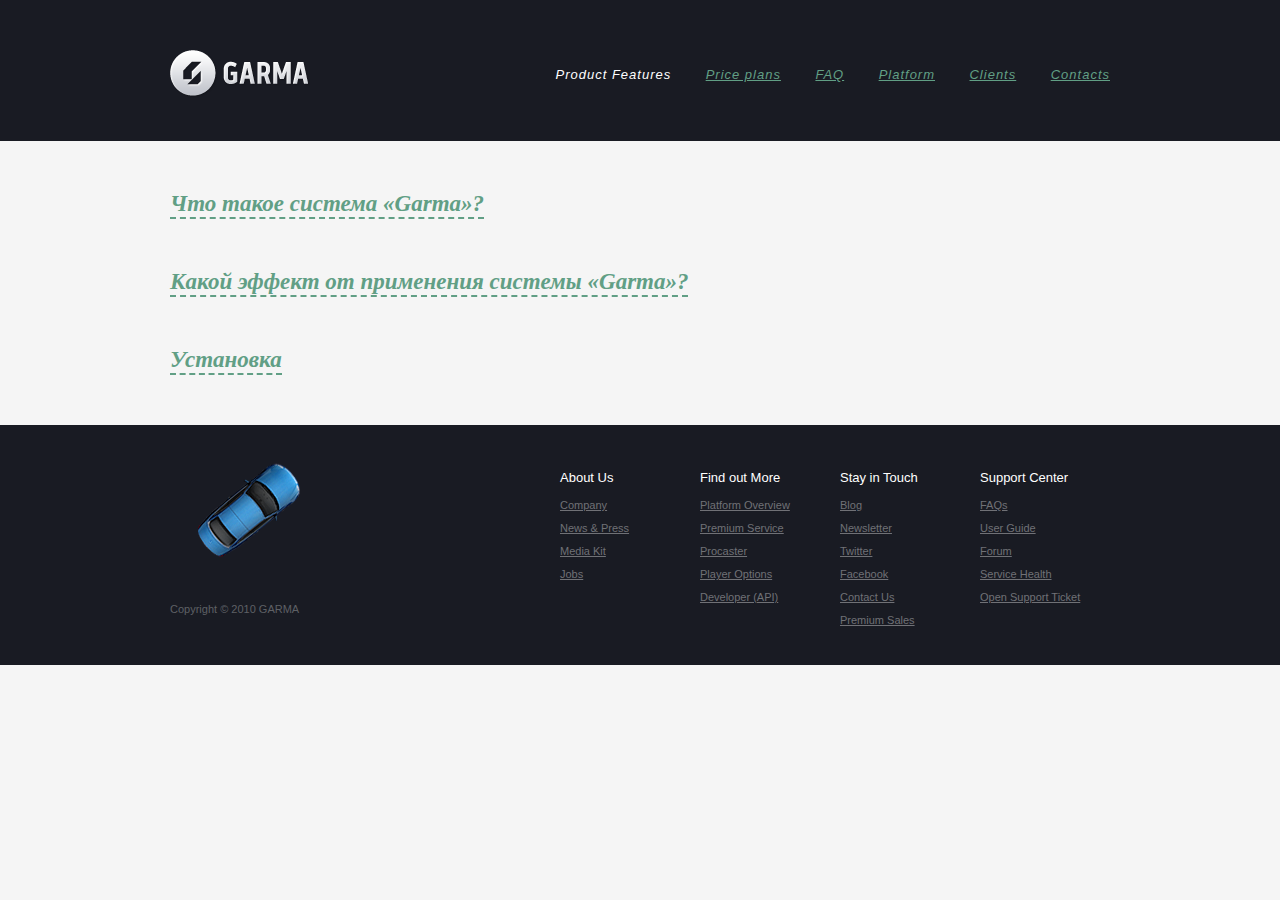
<file: info/index.html>
<!DOCTYPE html PUBLIC "-//W3C//DTD XHTML 1.0 Transitional//EN" "http://www.w3.org/TR/xhtml1/DTD/xhtml1-transitional.dtd">
<html xmlns="http://www.w3.org/1999/xhtml">
<head>
    <title>Garma</title>
    <meta http-equiv="Content-Type" content="text/html; charset=utf-8" />
    <link rel="stylesheet" href="index.css" type="text/css" />
    <link rel="stylesheet" href="features.css" type="text/css" />
    <script src="js/jquery-1.4.2.min.js"></script>
</head>
<body>
    <div class="blackOuter">
        <div id="header">
            <a href="index.html" class="active">Product Features</a>
            <a href="tariff.html">Price plans</a>
            <a href="faq.html">FAQ</a>
            <a href="#">Platform</a>
            <a href="#">Clients</a>
            <a href="#">Contacts</a>
        </div>
    </div>
    
    <div id="content">
        <div class="block">
            <h2>Что такое система &laquo;Garma&raquo;?</h2>
            <div class="left">
                <p class="italic">Система &laquo;Garma&raquo;&nbsp;&mdash;&nbsp;удобная техническая платформа, посредством которой вы можете эффективно управлять парком автомобилей, грузовой, пассажирской и сельскохозяйственной техники, отслеживая каждую единицу техники в реальном времени.</p>
                <p>Работа системы &laquo;Garma&raquo; основывается на данных, полученных с установленных на транспортных средствах GPS/GPRS трекерах, которые в режиме реального времени передает по GPRS каналу на сервер технические параметры транспортного средства (положение по GPS-координатам, уровень топлива в баке, коды системных ошибок и т.д.). Собранные данные обрабатываются на сервере и представляются пользователям через удобный интернет-интерфейс.</p>
                <img class="scheme" style="display: none;" src="img/scheme.png"/>
                <h2>Основные функции нашей системы</h2>
                <table class="features">
                    <tr>
                        <td class="first">Контроль расхода топлива</td>
                        <td class="fuelControl">&laquo;Garma&raquo; следит за остатком топлива в баке, а также за среднем расходом. Система фиксирует любое резкое отклонение и обращает на него внимание оператора</td>
                    </tr>
                    <tr>
                        <td class="first">Геопозиционирование</td>
                        <td class="geoPosition">Контроль местонахождения, скорости движения, а также история перемещений</td>
                    </tr>
                    <tr>
                        <td class="first">Контроль выполнения работ</td>
                        <td class="workControl">Контроль проделанных работ (выезд  по маршруту, геофенсинг, время доставки товара, температурный режим в рефрижераторе)</td>
                    </tr>
                    <tr>
                        <td class="first">Контроль технического состояния</td>
                        <td class="stateControl">Аналитика технических параметров, в том числе считывание ошибок из CAN-шины. Оповещение о неисправностях.</td>
                    </tr>
                    <tr class="grey">
                        <td class="first">Диспетчеризация</td>
                        <td class="operator">Выставления заявок в режиме онлайн. Расчет транспортных задач с учетом пробок. Водитель получает заявку на монитор.</td>
                        <td class="last">Новая функция появится в 2011 году</td>
                    </tr>
                </table>
            </div>
            <div class="right tracker">
                <img src="img/tracker.png"/>
                <a href="#" onclick="$('img.scheme').show('slow');$(this).hide();return false;">показать схему работы</a>
            </div>
        </div>
        
        <div class="block">
            <h2>Какой эффект от применения системы &laquo;Garma&raquo;?</h2>
            <div class="left">
                <p>По нашим оценкам, около 20&ndash;30% общего расхода топлива за период являются следствием различных манипуляций (приписки пробега, несанкционированный слив и т.д.). Внедрение системы GPS трекинга позволит раз и навсегда решить эту проблему для транспортных и сельскохозяйственных компаний.</p>
                <p>Практика нашей работы с клиентами показывает, что с помощью системы GPS трекинга за один сезон среднее сельскохозяйственное предприятие (до 100 единиц техники) может сэкономить до 200 тыс. л. дизельного топлива, что при цене 7&nbsp;&#8372;/л составляет 1.4&nbsp;млн&nbsp;&#8372;, за счет радикального искоренения практики несанкционированных сливов топлива и приписок пробега.</p>
                <p>Для индивидуальных пользователей система &laquo;Garma&raquo; может быть полезна в первую очередь для анализа пробега и расхода топлива транспортным средством, а также определения его текущего местонахождения и направления движения.</p>
                <div class="fuel"></div>
            </div>
        </div>
        
        <div class="block">
            <h2>Установка</h2>
            <div class="left">
                <p>На каждую единицу техники устанавливается трекер и дополнительные датчики (например открывания дверей).  Это оборудование собирает данные и передает их на сервер &laquo;Garma&raquo;. Сервер находиться в дата-центре с надежной системой безопасности.</p> 
                <p>Установка GPS/GPRS модуля занимает около 2 часов. Продолжительность установки зависит от типа транспортной техники. Мы работаем с опытными специалистами, которые могут оказать помощь в установке и каллибровке трекеров и дополнительных датчиков.</p>
                <h2>Список трекеров, с которыми работает &laquo;Garma&raquo;</h2>
                <table class="trackers">
                    <tr>
                        <th>Производитель</th>
                        <th>Модель</th>
                        <th>Аналоговый канал</th>
                        <th>Цифровой канал</th>
                        <th>Память</th>
                        <th>CAN-шина</th>
                    </tr>
                    <tr>
                        <td class="first">Teltonika</td>
                        <td>FM-20202</td>
                        <td>4</td>
                        <td>4</td>
                        <td>8 Мб</td>
                        <td>да</td>
                        <td><img src="img/trackers/gh1201.jpg" width="100"/></td>
                    </tr>
                    <tr>
                        <td class="first">Teltonika</td>
                        <td>FM-21211</td>
                        <td>3</td>
                        <td>4</td>
                        <td>9 Мб</td>
                        <td>да</td>
                        <td><img src="img/trackers/gh1202.jpg" width="100"/></td>
                    </tr>
                </table>
            </div>
        </div>
    </div>
    <script>
    (function(){
        var selected = null;
        function show(q){
            q.info.slideDown('slow');
        }
        function hide(q){
            if(!q){return;}
            q.info.slideUp('fast');
        }
        $('div.block').each(function(){
            var q = {
                feature: $('h2', this),
                info: $('div', this),
            };
            q.feature.click(function(){
                hide(selected);
                if(selected != q) {
                    selected = q;
                    show(q);
                } else {
                    selected = null;
                }
                return false;
            });
        });
    })();
    </script>
    <div class="blackOuter">
        <div id="footer">
            <div class="copyright">Copyright &copy; 2010 GARMA</div>
            <ul>
                <li><h3>Support Center</h3></li>
                <li><a href="#">FAQs</a></li>
                <li><a href="#">User Guide</a></li>
                <li><a href="#">Forum</a></li>
                <li><a href="#">Service Health</a></li>
                <li><a href="#">Open Support Ticket</a></li>
            </ul>
            <ul>
                <li><h3>Stay in Touch</h3></li>
                <li><a href="#">Blog</a></li>
                <li><a href="#">Newsletter</a></li>
                <li><a href="#">Twitter</a></li>
                <li><a href="#">Facebook</a></li>
                <li><a href="#">Contact Us</a></li>
                <li><a href="#">Premium Sales</a></li>
            </ul>
            <ul>
                <li><h3>Find out More</h3></li>
                <li><a href="#">Platform Overview</a></li>
                <li><a href="#">Premium Service</a></li>
                <li><a href="#">Procaster</a></li>
                <li><a href="#">Player Options</a></li>
                <li><a href="#">Developer (API)</a></li>
            </ul>
            <ul>
                <li><h3>About Us</h3></li>
                <li><a href="#">Company</a></li>
                <li><a href="#">News & Press</a></li>
                <li><a href="#">Media Kit</a></li>
                <li><a href="#">Jobs</a></li>
            </ul>
        </div>
    </div>
</body>
</html>
</file>
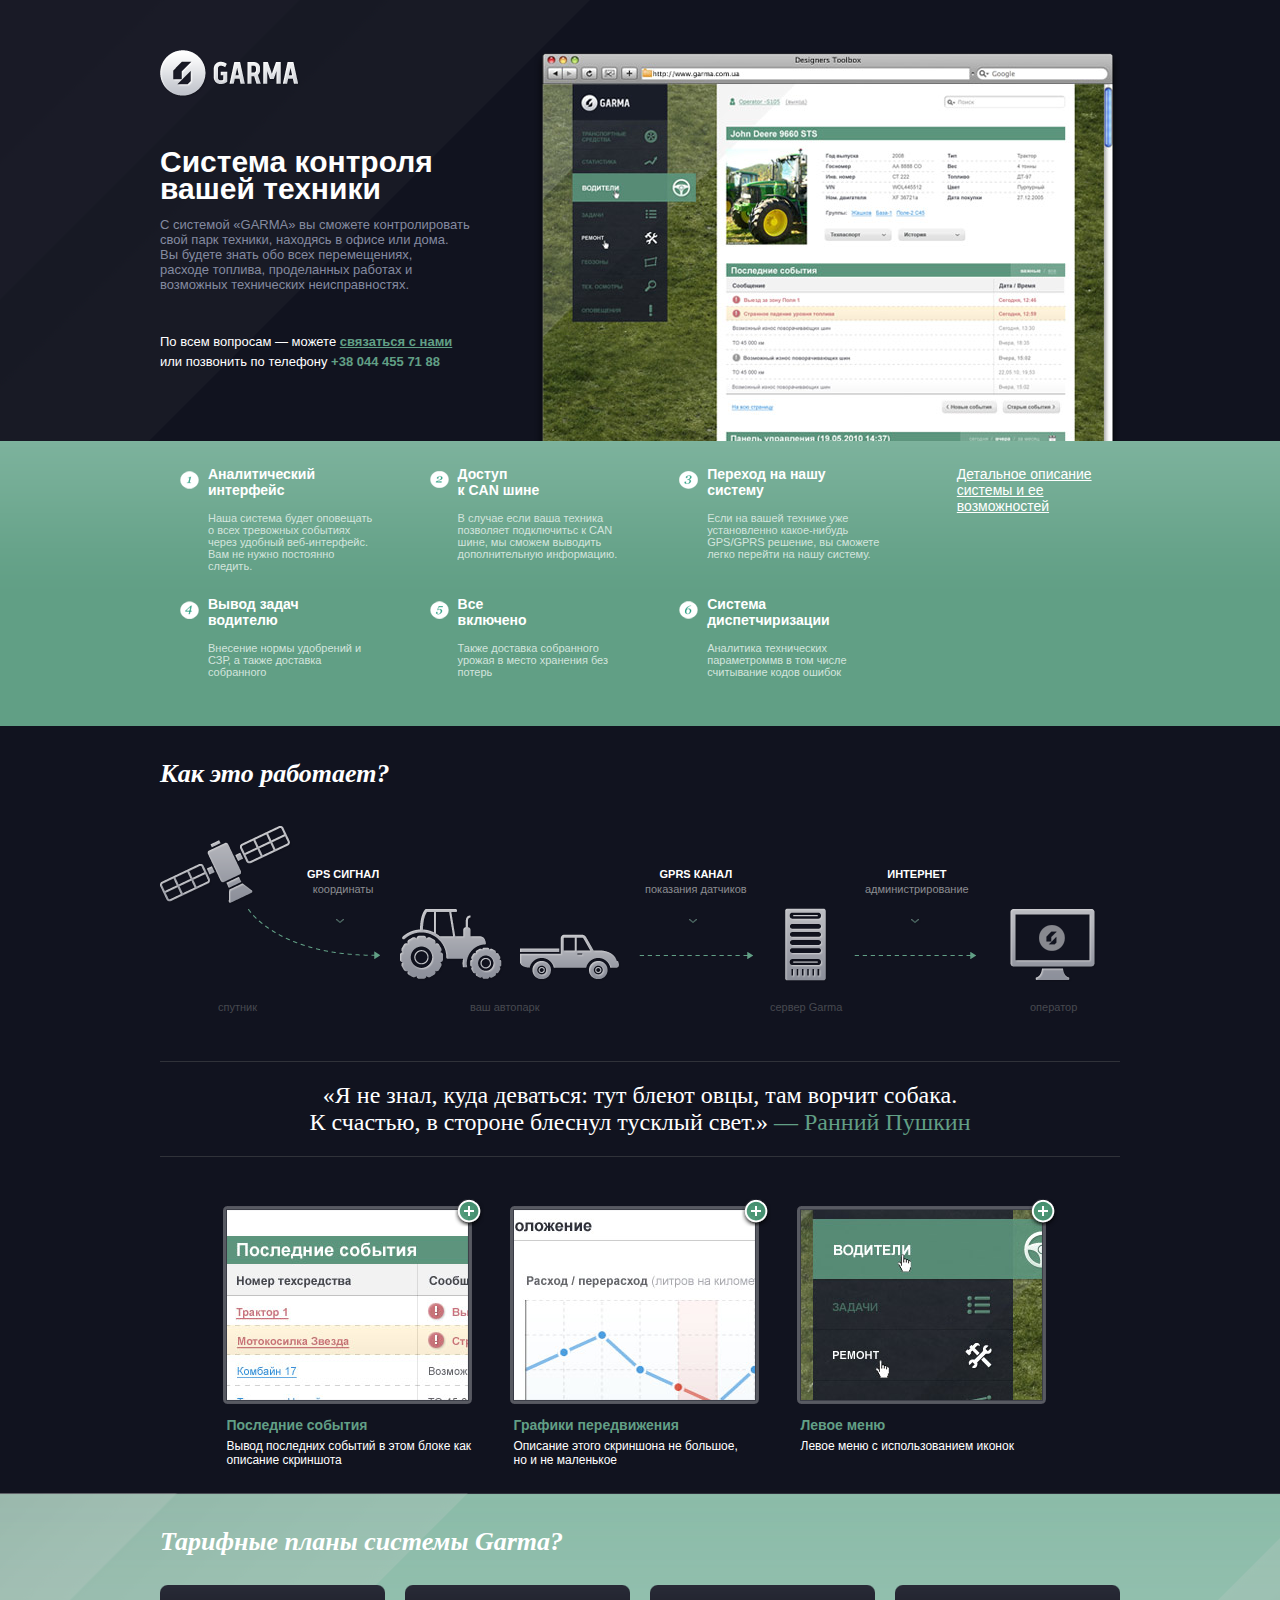
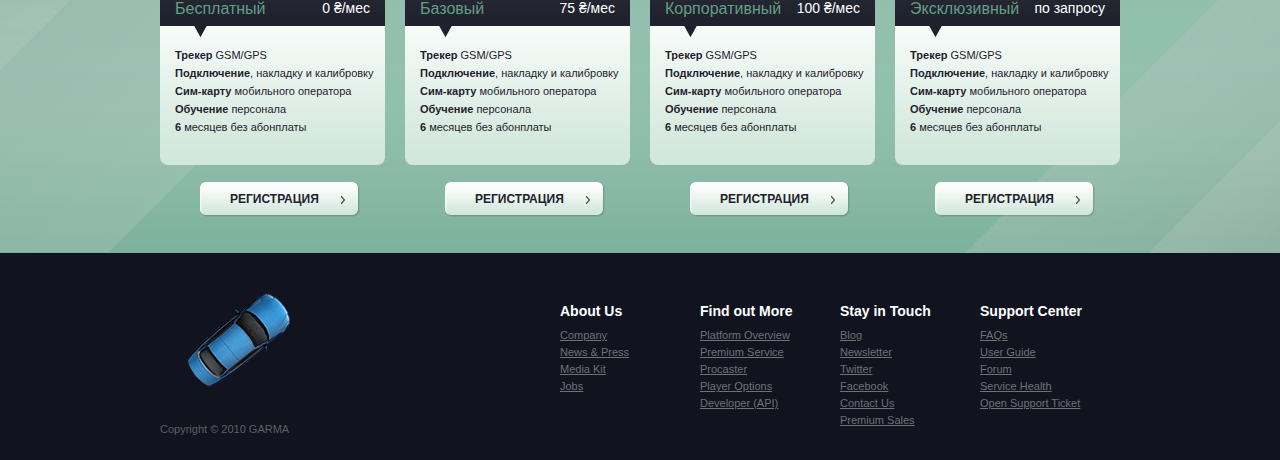
<file: promo/index.html>
<!DOCTYPE html PUBLIC "-//W3C//DTD XHTML 1.0 Transitional//EN" "http://www.w3.org/TR/xhtml1/DTD/xhtml1-transitional.dtd">
<html xmlns="http://www.w3.org/1999/xhtml">
<head>
    <title>Garma</title>
    <meta http-equiv="Content-Type" content="text/html; charset=utf-8" />
    <link href="main.css" type="text/css" rel="stylesheet" />
    <!--[if IE 6]>
        <script src="pngfix.js"></script>
        <script>
            DD_belatedPNG.fix('*');
        </script>
    <![endif]-->
</head>

<body>

<div class="b-head">
    <h1>Garma</h1>
    <div class="screen"><img src="img/head-screenshot.jpg" width="568" height="386" alt="" /></div>
    <div class="description">
        <h2>Система контроля вашей техники</h2>
        <p>С системой &laquo;GARMA&raquo; вы сможете контролировать свой парк техники, находясь в офисе или дома.<br /> Вы будете знать обо всех перемещениях,<br /> расходе топлива, проделанных работах и<br /> возможных технических неисправностях.</p>
        <p class="contact-us">По всем вопросам &mdash; можете <a href="mailto:garma@garma.com">связаться с нами</a><br /> или позвонить по телефону <em>+38 044 455 71 88</em></p>
    </div>
    <div class="g-clear"></div>
</div>

<div class="b-features-outter">
    <ul class="b-features">
        <li class="f1">
            <h3>Аналитический интерфейс</h3>
            <span>Наша система будет оповещать о всех тревожных событиях через удобный веб-интерфейс. Вам не нужно постоянно следить.</span>
        </li>
        <li class="f2">
            <h3>Доступ<br/>к CAN шине</h3>
            <span>В случае если ваша техника позволяет подключитьс к CAN шине, мы сможем выводить дополнительную информацию.</span>
        </li>
        <li class="f3">
            <h3>Переход на нашу<br/>систему</h3>
            <span>Если на вашей технике уже установленно какое-нибудь GPS/GPRS решение, вы сможете легко перейти на нашу систему.</span>
        </li>
        <li class="description"><a href="#">Детальное описание системы и ее возможностей </a></li>
        <li class="f4">
            <h3>Вывод задач<br/>водителю</h3>
            <span>Внесение нормы удобрений и СЗР, а также доставка собранного</span>
        </li>
        <li class="f5">
            <h3>Все<br/>включено</h3>
            <span>Также доставка собранного урожая в место хранения без потерь</span>
        </li>
        <li class="f6">
            <h3>Система<br/>диспетчиризации</h3>
            <span>Аналитика технических параметроммв в том числе считывание кодов ошибок</span>
        </li>
    </ul>
    <div class="g-clear"></div>
</div>

<div class="b-how-it-works">
    <h2>Как это работает?</h2>
    <div class="gps"><h3>GPS СИГНАЛ</h3> координаты</div>
    <div class="gprs"><h3>GPRS КАНАЛ</h3> показания датчиков</div>
    <div class="internet"><h3>ИНТЕРНЕТ</h3> администрирование</div>
    <span class="satellite">спутник</span>
    <span class="autopark">ваш автопарк</span>
    <span class="server">сервер Garma</span>
    <span class="operator">оператор</span>
</div>

<blockquote class="b-slogan">
    &laquo;Я не знал, куда деваться: тут блеют овцы, там ворчит собака.<br /> К счастью, в стороне блеснул тусклый свет.&raquo;
    <em>&mdash; Ранний Пушкин</em>
</blockquote>

<div class="b-screenshots">
    <div class="pop-up">
        <div class="screen">
            <img src="img/example_one.jpg" alt="Последние события" />
            <a class="border" href="#"></a>
        </div>
        <h3>Последние события</h3>
        <p>Вывод последних событий в этом блоке как описание скриншота</p>
    </div>
    <div class="pop-up">
        <div class="screen">
            <img src="img/example_two.jpg" alt="Графики передвижения" />
            <a class="border" href="#"></a>
        </div>
        <h3>Графики передвижения</h3>
        <p>Описание этого скриншона не большое,<br /> но и не маленькое</p>
    </div>
    <div class="pop-up last">
        <div class="screen">
            <img src="img/example_three.jpg" alt="Левое меню" />
            <a class="border" href="#"></a>
        </div>
        <h3>Левое меню</h3>
        <p>Левое меню с использованием иконок</p>
    </div>
    <div class="g-clear"></div>
</div>

<div class="b-subscription-wrap">
<div class="b-subscription-corner-left">
<div class="b-subscription-corner-right">
<div class="b-subscription">
    <h2>Тарифные планы системы Garma?</h2>
    <div class="plan">
        <h3>Бесплатный</h3>
        <h3 class="price">0 &#8372;/мес</h3>
        <ul>
            <li><b>Трекер</b> GSM/GPS</li>
            <li><b>Подключение</b>, накладку и калибровку</li>
            <li><b>Сим-карту</b> мобильного оператора</li>
            <li><b>Обучение</b> персонала</li>
            <li><b>6</b> месяцев без абонплаты</li>
        </ul>
        <a class="registration" href="#">РЕГИСТРАЦИЯ</a>
    </div>
    <div class="plan">
        <h3>Базовый</h3>
        <h3 class="price">75 &#8372;/мес</h3>
        <ul>
            <li><b>Трекер</b> GSM/GPS</li>
            <li><b>Подключение</b>, накладку и калибровку</li>
            <li><b>Сим-карту</b> мобильного оператора</li>
            <li><b>Обучение</b> персонала</li>
            <li><b>6</b> месяцев без абонплаты</li>
        </ul>
        <a class="registration" href="#">РЕГИСТРАЦИЯ</a>
    </div>
    <div class="plan">
        <h3>Корпоративный</h3>
        <h3 class="price">100 &#8372;/мес</h3>
        <ul>
            <li><b>Трекер</b> GSM/GPS</li>
            <li><b>Подключение</b>, накладку и калибровку</li>
            <li><b>Сим-карту</b> мобильного оператора</li>
            <li><b>Обучение</b> персонала</li>
            <li><b>6</b> месяцев без абонплаты</li>
        </ul>
        <a class="registration" href="#">РЕГИСТРАЦИЯ</a>
    </div>
    <div class="plan last">
        <h3>Эксклюзивный</h3>
        <h3 class="price">по запросу</h3>
        <ul>
            <li><b>Трекер</b> GSM/GPS</li>
            <li><b>Подключение</b>, накладку и калибровку</li>
            <li><b>Сим-карту</b> мобильного оператора</li>
            <li><b>Обучение</b> персонала</li>
            <li><b>6</b> месяцев без абонплаты</li>
        </ul>
        <a class="registration" href="#">РЕГИСТРАЦИЯ</a>
    </div>
    <div class="g-clear"></div>
</div>
</div>
</div>
</div>

<div class="b-footer">
    <span class="copyright">Copyright &copy; 2010 GARMA</span>
    <ul>
        <li><h3>Support Center</h3></li>
        <li><a href="#">FAQs</a></li>
        <li><a href="#">User Guide</a></li>
        <li><a href="#">Forum</a></li>
        <li><a href="#">Service Health</a></li>
        <li><a href="#">Open Support Ticket</a></li>
    </ul>
    <ul>
        <li><h3>Stay in Touch</h3></li>
        <li><a href="#">Blog</a></li>
        <li><a href="#">Newsletter</a></li>
        <li><a href="#">Twitter</a></li>
        <li><a href="#">Facebook</a></li>
        <li><a href="#">Contact Us</a></li>
        <li><a href="#">Premium Sales</a></li>
    </ul>
    <ul>
        <li><h3>Find out More</h3></li>
        <li><a href="#">Platform Overview</a></li>
        <li><a href="#">Premium Service</a></li>
        <li><a href="#">Procaster</a></li>
        <li><a href="#">Player Options</a></li>
        <li><a href="#">Developer (API)</a></li>
    </ul>
    <ul>
        <li><h3>About Us</h3></li>
        <li><a href="#">Company</a></li>
        <li><a href="#">News & Press</a></li>
        <li><a href="#">Media Kit</a></li>
        <li><a href="#">Jobs</a></li>
    </ul>
    <div class="g-clear"></div>
</div>

</body>
</html>
</file>
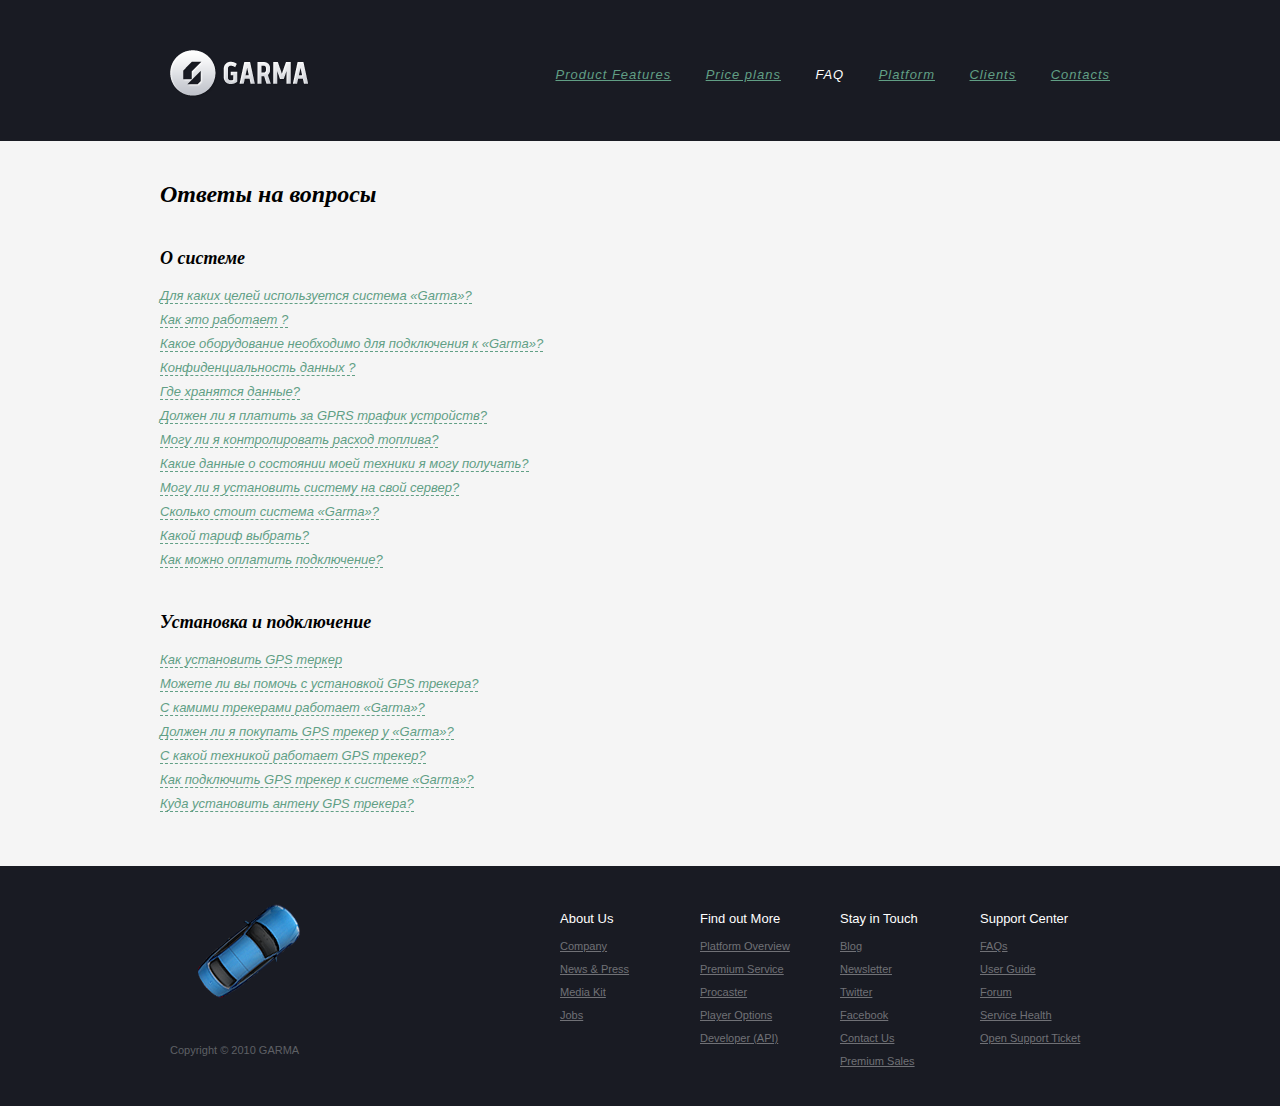
<file: info/faq.html>
<!DOCTYPE html PUBLIC "-//W3C//DTD XHTML 1.0 Transitional//EN" "http://www.w3.org/TR/xhtml1/DTD/xhtml1-transitional.dtd">
<html xmlns="http://www.w3.org/1999/xhtml">
<head>
    <title>Garma</title>
    <meta http-equiv="Content-Type" content="text/html; charset=utf-8" />
    <link rel="stylesheet" href="index.css" type="text/css" />
    <link rel="stylesheet" href="faq.css" type="text/css" />
    <script src="js/jquery-1.4.2.min.js"></script>
</head>
<body>
    <div class="blackOuter">
        <div id="header">
            <a href="index.html">Product Features</a>
            <a href="tariff.html">Price plans</a>
            <a href="faq.html" class="active">FAQ</a>
            <a href="#">Platform</a>
            <a href="#">Clients</a>
            <a href="#">Contacts</a>
        </div>
    </div>
    
    <div id="content" class="faq">
        <h1>Ответы на вопросы</h1>
        <h3>О системе</h3>
        <div class="q">
            <a href="#">Для каких целей используется система &laquo;Garma&raquo;?</a>
            <div class="answer">
                <span>Система &laquo;Garma&raquo;&nbsp;&mdash;&nbsp;удобная техническая платформа, посредством которой вы можете эффективно управлять парком автомобилей, грузовой, пассажирской и сельскохозяйственной техники, отслеживая каждую единицу техники в реальном времени.</span>
                <p>Работа системы &laquo;Garma&raquo; основывается на данных, полученных с установленных на транспортных средствах GPS/GPRS трекерах, которые в режиме реального времени передает по GPRS-каналу на сервер технические параметры транспортного средства (положение по GPS-координатам, уровень топлива в баке, коды системных ошибок и тд). Собранные данные обрабатываются на сервере и представляются пользователям через удобный интернет-интерфейс.</p>
            </div>
        </div>
        <div class="q">
            <a href="#">Как это работает ?</a>
            <div class="answer">
                <span>Система &laquo;Garma&raquo;&nbsp;&mdash;&nbsp;удобная техническая платформа, посредством которой вы можете эффективно управлять парком автомобилей, грузовой, пассажирской и сельскохозяйственной техники, отслеживая каждую единицу техники в реальном времени.</span>
                <p>Работа системы &laquo;Garma&raquo; основывается на данных, полученных с установленных на транспортных средствах GPS/GPRS трекерах, которые в режиме реального времени передает по GPRS-каналу на сервер технические параметры транспортного средства (положение по GPS-координатам, уровень топлива в баке, коды системных ошибок и тд). Собранные данные обрабатываются на сервере и представляются пользователям через удобный интернет-интерфейс.</p>
            </div>
        </div>
        <div class="q">
            <a href="#">Какое оборудование необходимо для подключения к &laquo;Garma&raquo;?</a>
            <div class="answer">
                <span>Система &laquo;Garma&raquo;&nbsp;&mdash;&nbsp;удобная техническая платформа, посредством которой вы можете эффективно управлять парком автомобилей, грузовой, пассажирской и сельскохозяйственной техники, отслеживая каждую единицу техники в реальном времени.</span>
                <p>Работа системы &laquo;Garma&raquo; основывается на данных, полученных с установленных на транспортных средствах GPS/GPRS трекерах, которые в режиме реального времени передает по GPRS-каналу на сервер технические параметры транспортного средства (положение по GPS-координатам, уровень топлива в баке, коды системных ошибок и тд). Собранные данные обрабатываются на сервере и представляются пользователям через удобный интернет-интерфейс.</p>
            </div>
        </div>
        <div class="q">
            <a href="#">Конфиденциальность данных ?</a>
            <div class="answer">
                <span>Система &laquo;Garma&raquo;&nbsp;&mdash;&nbsp;удобная техническая платформа, посредством которой вы можете эффективно управлять парком автомобилей, грузовой, пассажирской и сельскохозяйственной техники, отслеживая каждую единицу техники в реальном времени.</span>
                <p>Работа системы &laquo;Garma&raquo; основывается на данных, полученных с установленных на транспортных средствах GPS/GPRS трекерах, которые в режиме реального времени передает по GPRS-каналу на сервер технические параметры транспортного средства (положение по GPS-координатам, уровень топлива в баке, коды системных ошибок и тд). Собранные данные обрабатываются на сервере и представляются пользователям через удобный интернет-интерфейс.</p>
            </div>
        </div>
        <div class="q">
            <a href="#">Где хранятся данные?</a>
            <div class="answer">
                <span>Система &laquo;Garma&raquo;&nbsp;&mdash;&nbsp;удобная техническая платформа, посредством которой вы можете эффективно управлять парком автомобилей, грузовой, пассажирской и сельскохозяйственной техники, отслеживая каждую единицу техники в реальном времени.</span>
                <p>Работа системы &laquo;Garma&raquo; основывается на данных, полученных с установленных на транспортных средствах GPS/GPRS трекерах, которые в режиме реального времени передает по GPRS-каналу на сервер технические параметры транспортного средства (положение по GPS-координатам, уровень топлива в баке, коды системных ошибок и тд). Собранные данные обрабатываются на сервере и представляются пользователям через удобный интернет-интерфейс.</p>
            </div>
        </div>
        <div class="q">
            <a href="#">Должен ли я платить за GPRS трафик устройств?</a>
            <div class="answer">
                <span>Система &laquo;Garma&raquo;&nbsp;&mdash;&nbsp;удобная техническая платформа, посредством которой вы можете эффективно управлять парком автомобилей, грузовой, пассажирской и сельскохозяйственной техники, отслеживая каждую единицу техники в реальном времени.</span>
                <p>Работа системы &laquo;Garma&raquo; основывается на данных, полученных с установленных на транспортных средствах GPS/GPRS трекерах, которые в режиме реального времени передает по GPRS-каналу на сервер технические параметры транспортного средства (положение по GPS-координатам, уровень топлива в баке, коды системных ошибок и тд). Собранные данные обрабатываются на сервере и представляются пользователям через удобный интернет-интерфейс.</p>
            </div>
        </div>
        <div class="q">
            <a href="#">Могу ли я контролировать расход топлива?</a>
            <div class="answer">
                <span>Система &laquo;Garma&raquo;&nbsp;&mdash;&nbsp;удобная техническая платформа, посредством которой вы можете эффективно управлять парком автомобилей, грузовой, пассажирской и сельскохозяйственной техники, отслеживая каждую единицу техники в реальном времени.</span>
                <p>Работа системы &laquo;Garma&raquo; основывается на данных, полученных с установленных на транспортных средствах GPS/GPRS трекерах, которые в режиме реального времени передает по GPRS-каналу на сервер технические параметры транспортного средства (положение по GPS-координатам, уровень топлива в баке, коды системных ошибок и тд). Собранные данные обрабатываются на сервере и представляются пользователям через удобный интернет-интерфейс.</p>
            </div>
        </div>
        <div class="q">
            <a href="#">Какие данные о состоянии моей техники я могу получать?</a>
            <div class="answer">
                <span>Система &laquo;Garma&raquo;&nbsp;&mdash;&nbsp;удобная техническая платформа, посредством которой вы можете эффективно управлять парком автомобилей, грузовой, пассажирской и сельскохозяйственной техники, отслеживая каждую единицу техники в реальном времени.</span>
                <p>Работа системы &laquo;Garma&raquo; основывается на данных, полученных с установленных на транспортных средствах GPS/GPRS трекерах, которые в режиме реального времени передает по GPRS-каналу на сервер технические параметры транспортного средства (положение по GPS-координатам, уровень топлива в баке, коды системных ошибок и тд). Собранные данные обрабатываются на сервере и представляются пользователям через удобный интернет-интерфейс.</p>
            </div>
        </div>
        <div class="q">
            <a href="#">Могу ли я установить систему на свой сервер?</a>
            <div class="answer">
                <span>Система &laquo;Garma&raquo;&nbsp;&mdash;&nbsp;удобная техническая платформа, посредством которой вы можете эффективно управлять парком автомобилей, грузовой, пассажирской и сельскохозяйственной техники, отслеживая каждую единицу техники в реальном времени.</span>
                <p>Работа системы &laquo;Garma&raquo; основывается на данных, полученных с установленных на транспортных средствах GPS/GPRS трекерах, которые в режиме реального времени передает по GPRS-каналу на сервер технические параметры транспортного средства (положение по GPS-координатам, уровень топлива в баке, коды системных ошибок и тд). Собранные данные обрабатываются на сервере и представляются пользователям через удобный интернет-интерфейс.</p>
            </div>
        </div>
        <div class="q">
            <a href="#">Сколько стоит система &laquo;Garma&raquo;?</a>
            <div class="answer">
                <span>Система &laquo;Garma&raquo;&nbsp;&mdash;&nbsp;удобная техническая платформа, посредством которой вы можете эффективно управлять парком автомобилей, грузовой, пассажирской и сельскохозяйственной техники, отслеживая каждую единицу техники в реальном времени.</span>
                <p>Работа системы &laquo;Garma&raquo; основывается на данных, полученных с установленных на транспортных средствах GPS/GPRS трекерах, которые в режиме реального времени передает по GPRS-каналу на сервер технические параметры транспортного средства (положение по GPS-координатам, уровень топлива в баке, коды системных ошибок и тд). Собранные данные обрабатываются на сервере и представляются пользователям через удобный интернет-интерфейс.</p>
            </div>
        </div>
        <div class="q">
            <a href="#">Какой тариф выбрать?</a>
            <div class="answer">
                <span>Система &laquo;Garma&raquo;&nbsp;&mdash;&nbsp;удобная техническая платформа, посредством которой вы можете эффективно управлять парком автомобилей, грузовой, пассажирской и сельскохозяйственной техники, отслеживая каждую единицу техники в реальном времени.</span>
                <p>Работа системы &laquo;Garma&raquo; основывается на данных, полученных с установленных на транспортных средствах GPS/GPRS трекерах, которые в режиме реального времени передает по GPRS-каналу на сервер технические параметры транспортного средства (положение по GPS-координатам, уровень топлива в баке, коды системных ошибок и тд). Собранные данные обрабатываются на сервере и представляются пользователям через удобный интернет-интерфейс.</p>
            </div>
        </div>
        <div class="q">
            <a href="#">Как можно оплатить подключение?</a>
            <div class="answer">
                <span>Система &laquo;Garma&raquo;&nbsp;&mdash;&nbsp;удобная техническая платформа, посредством которой вы можете эффективно управлять парком автомобилей, грузовой, пассажирской и сельскохозяйственной техники, отслеживая каждую единицу техники в реальном времени.</span>
                <p>Работа системы &laquo;Garma&raquo; основывается на данных, полученных с установленных на транспортных средствах GPS/GPRS трекерах, которые в режиме реального времени передает по GPRS-каналу на сервер технические параметры транспортного средства (положение по GPS-координатам, уровень топлива в баке, коды системных ошибок и тд). Собранные данные обрабатываются на сервере и представляются пользователям через удобный интернет-интерфейс.</p>
            </div>
        </div>
        
        <h3>Установка и подключение</h3>
        <div class="q">
            <a href="#">Как установить GPS теркер</a>
            <div class="answer">
                <span>Система &laquo;Garma&raquo;&nbsp;&mdash;&nbsp;удобная техническая платформа, посредством которой вы можете эффективно управлять парком автомобилей, грузовой, пассажирской и сельскохозяйственной техники, отслеживая каждую единицу техники в реальном времени.</span>
                <p>Работа системы &laquo;Garma&raquo; основывается на данных, полученных с установленных на транспортных средствах GPS/GPRS трекерах, которые в режиме реального времени передает по GPRS-каналу на сервер технические параметры транспортного средства (положение по GPS-координатам, уровень топлива в баке, коды системных ошибок и тд). Собранные данные обрабатываются на сервере и представляются пользователям через удобный интернет-интерфейс.</p>
            </div>
        </div>
        <div class="q">
            <a href="#">Можете ли вы помочь с установкой GPS трекера?</a>
            <div class="answer">
                <span>Система &laquo;Garma&raquo;&nbsp;&mdash;&nbsp;удобная техническая платформа, посредством которой вы можете эффективно управлять парком автомобилей, грузовой, пассажирской и сельскохозяйственной техники, отслеживая каждую единицу техники в реальном времени.</span>
                <p>Работа системы &laquo;Garma&raquo; основывается на данных, полученных с установленных на транспортных средствах GPS/GPRS трекерах, которые в режиме реального времени передает по GPRS-каналу на сервер технические параметры транспортного средства (положение по GPS-координатам, уровень топлива в баке, коды системных ошибок и тд). Собранные данные обрабатываются на сервере и представляются пользователям через удобный интернет-интерфейс.</p>
            </div>
        </div>
        <div class="q">
            <a href="#">С камими трекерами работает &laquo;Garma&raquo;?</a>
            <div class="answer">
                <span>Система &laquo;Garma&raquo;&nbsp;&mdash;&nbsp;удобная техническая платформа, посредством которой вы можете эффективно управлять парком автомобилей, грузовой, пассажирской и сельскохозяйственной техники, отслеживая каждую единицу техники в реальном времени.</span>
                <p>Работа системы &laquo;Garma&raquo; основывается на данных, полученных с установленных на транспортных средствах GPS/GPRS трекерах, которые в режиме реального времени передает по GPRS-каналу на сервер технические параметры транспортного средства (положение по GPS-координатам, уровень топлива в баке, коды системных ошибок и тд). Собранные данные обрабатываются на сервере и представляются пользователям через удобный интернет-интерфейс.</p>
            </div>
        </div>
        <div class="q">
            <a href="#">Должен ли я покупать GPS трекер у &laquo;Garma&raquo;?</a>
            <div class="answer">
                <span>Система &laquo;Garma&raquo;&nbsp;&mdash;&nbsp;удобная техническая платформа, посредством которой вы можете эффективно управлять парком автомобилей, грузовой, пассажирской и сельскохозяйственной техники, отслеживая каждую единицу техники в реальном времени.</span>
                <p>Работа системы &laquo;Garma&raquo; основывается на данных, полученных с установленных на транспортных средствах GPS/GPRS трекерах, которые в режиме реального времени передает по GPRS-каналу на сервер технические параметры транспортного средства (положение по GPS-координатам, уровень топлива в баке, коды системных ошибок и тд). Собранные данные обрабатываются на сервере и представляются пользователям через удобный интернет-интерфейс.</p>
            </div>
        </div>
        <div class="q">
            <a href="#">С какой техникой работает GPS трекер?</a>
            <div class="answer">
                <span>Система &laquo;Garma&raquo;&nbsp;&mdash;&nbsp;удобная техническая платформа, посредством которой вы можете эффективно управлять парком автомобилей, грузовой, пассажирской и сельскохозяйственной техники, отслеживая каждую единицу техники в реальном времени.</span>
                <p>Работа системы &laquo;Garma&raquo; основывается на данных, полученных с установленных на транспортных средствах GPS/GPRS трекерах, которые в режиме реального времени передает по GPRS-каналу на сервер технические параметры транспортного средства (положение по GPS-координатам, уровень топлива в баке, коды системных ошибок и тд). Собранные данные обрабатываются на сервере и представляются пользователям через удобный интернет-интерфейс.</p>
            </div>
        </div>
        <div class="q">
            <a href="#">Как подключить GPS трекер к системе &laquo;Garma&raquo;?</a>
            <div class="answer">
                <span>Система &laquo;Garma&raquo;&nbsp;&mdash;&nbsp;удобная техническая платформа, посредством которой вы можете эффективно управлять парком автомобилей, грузовой, пассажирской и сельскохозяйственной техники, отслеживая каждую единицу техники в реальном времени.</span>
                <p>Работа системы &laquo;Garma&raquo; основывается на данных, полученных с установленных на транспортных средствах GPS/GPRS трекерах, которые в режиме реального времени передает по GPRS-каналу на сервер технические параметры транспортного средства (положение по GPS-координатам, уровень топлива в баке, коды системных ошибок и тд). Собранные данные обрабатываются на сервере и представляются пользователям через удобный интернет-интерфейс.</p>
            </div>
        </div>
        <div class="q">
            <a href="#">Куда установить антену GPS трекера?</a>
            <div class="answer">
                <span>Система &laquo;Garma&raquo;&nbsp;&mdash;&nbsp;удобная техническая платформа, посредством которой вы можете эффективно управлять парком автомобилей, грузовой, пассажирской и сельскохозяйственной техники, отслеживая каждую единицу техники в реальном времени.</span>
                <p>Работа системы &laquo;Garma&raquo; основывается на данных, полученных с установленных на транспортных средствах GPS/GPRS трекерах, которые в режиме реального времени передает по GPRS-каналу на сервер технические параметры транспортного средства (положение по GPS-координатам, уровень топлива в баке, коды системных ошибок и тд). Собранные данные обрабатываются на сервере и представляются пользователям через удобный интернет-интерфейс.</p>
                <div class="right">
                    <img src="img/tracker.png"/><br/>
                    GPS трекер GARMA
                </div>
            </div>
        </div>
        
        <script>
        (function(){
            var selected = null;
            function show(q){
                q.parent.addClass('opened');
                q.answer.slideDown('slow');
            }
            function hide(q){
                if(!q){return;}
                q.answer.slideUp('fast');
                q.parent.removeClass('opened');
            }
            $('div.q').each(function(){
                var q = {
                    parent: $(this),
                    question: $('a', this),
                    answer: $('div.answer', this),
                };
                q.question.click(function(){
                    hide(selected);
                    if(selected != q) {
                        selected = q;
                        show(q);
                    } else {
                        selected = null;
                    }
                    return false;
                });
            });
        })();
        </script>
    </div>
    
    <div class="blackOuter">
        <div id="footer">
            <div class="copyright">Copyright &copy; 2010 GARMA</div>
            <ul>
                <li><h3>Support Center</h3></li>
                <li><a href="#">FAQs</a></li>
                <li><a href="#">User Guide</a></li>
                <li><a href="#">Forum</a></li>
                <li><a href="#">Service Health</a></li>
                <li><a href="#">Open Support Ticket</a></li>
            </ul>
            <ul>
                <li><h3>Stay in Touch</h3></li>
                <li><a href="#">Blog</a></li>
                <li><a href="#">Newsletter</a></li>
                <li><a href="#">Twitter</a></li>
                <li><a href="#">Facebook</a></li>
                <li><a href="#">Contact Us</a></li>
                <li><a href="#">Premium Sales</a></li>
            </ul>
            <ul>
                <li><h3>Find out More</h3></li>
                <li><a href="#">Platform Overview</a></li>
                <li><a href="#">Premium Service</a></li>
                <li><a href="#">Procaster</a></li>
                <li><a href="#">Player Options</a></li>
                <li><a href="#">Developer (API)</a></li>
            </ul>
            <ul>
                <li><h3>About Us</h3></li>
                <li><a href="#">Company</a></li>
                <li><a href="#">News & Press</a></li>
                <li><a href="#">Media Kit</a></li>
                <li><a href="#">Jobs</a></li>
            </ul>
        </div>
    </div>
</body>
</html>
</file>
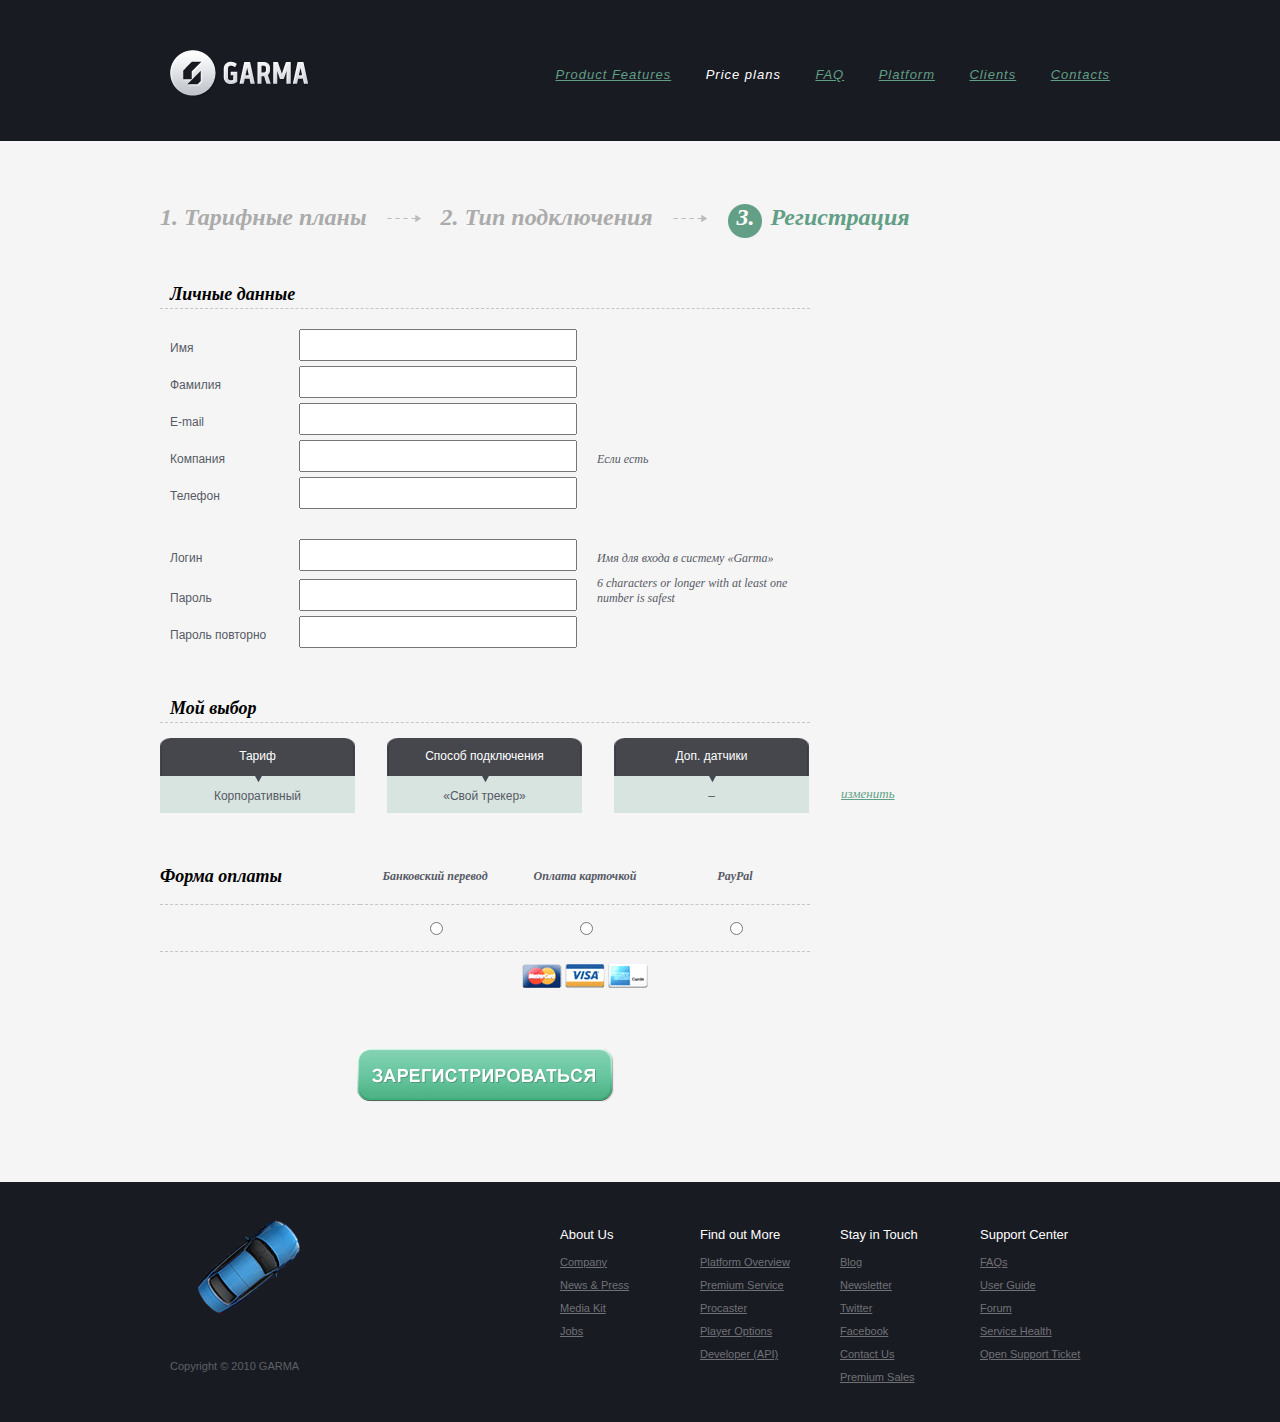
<file: info/registration.html>
<!DOCTYPE html PUBLIC "-//W3C//DTD XHTML 1.0 Transitional//EN" "http://www.w3.org/TR/xhtml1/DTD/xhtml1-transitional.dtd">
<html xmlns="http://www.w3.org/1999/xhtml">
<head>
    <title>Garma</title>
    <meta http-equiv="Content-Type" content="text/html; charset=utf-8" />
    <link rel="stylesheet" href="index.css" type="text/css" />
    <link rel="stylesheet" href="plans.css" type="text/css" />
    <link rel="stylesheet" href="registration.css" type="text/css" />
</head>
<body>
    <div class="blackOuter">
        <div id="header">
            <a href="index.html">Product Features</a>
            <a href="tariff.html" class="active">Price plans</a>
            <a href="faq.html">FAQ</a>
            <a href="#">Platform</a>
            <a href="#">Clients</a>
            <a href="#">Contacts</a>
        </div>
    </div>
    
    <div id="content">
        <div class="steps">
            <div class="step"><span>1.</span> Тарифные планы</div>
            <div class="divider"></div>
            <div class="step"><span>2.</span> Тип подключения</div>
            <div class="divider"></div>
            <div class="step active"><span class="last">3.</span> Регистрация</div>
        </div>
        
        <form id="register">
        
            <div class="info">
                <h2>Личные данные</h2>
                <div class="row">
                    <label for="form1">Имя</label>
                    <input id="form1" tabindex="1" />
                    <span></span>
                </div>
                <div class="row">
                    <label for="form2">Фамилия</label>
                    <input id="form2" tabindex="2" />
                    <span></span>
                </div>
                <div class="row">
                    <label for="form3">E-mail</label>
                    <input id="form3" tabindex="3" />
                    <span></span>
                </div>
                <div class="row">
                    <label for="form4">Компания</label>
                    <input id="form4" tabindex="4" />
                    <span>Если есть</span>
                </div>
                <div class="row">
                    <label for="form5">Телефон</label>
                    <input id="form5" tabindex="5" />
                    <span></span>
                </div>
                <div class="row next">
                    <label for="form6">Логин</label>
                    <input id="form6" tabindex="6" />
                    <span>Имя для входа в систему &laquo;Garma&raquo;</span>
                </div>
                <div class="row">
                    <label for="form7">Пароль</label>
                    <input id="form7" tabindex="7" />
                    <span>6 characters or longer with at least one number is safest</span>
                </div>
                <div class="row">
                    <label for="form8">Пароль повторно</label>
                    <input id="form8" tabindex="8" />
                    <span></span>
                </div>
            </div>
        
            <div class="choise">
                <h2>Мой выбор</h2>
                <div class="plans types">
                    <ul class="plan enterprise">
                        <li class="first">Тариф</li>
                        <li class="second">Корпоративный</li>
                    </ul>
                    <ul class="plan enterprise">
                        <li class="first">Способ подключения</li>
                        <li class="second">&laquo;Свой трекер&raquo;</li>
                    </ul>
                    <ul class="plan enterprise">
                        <li class="first">Доп. датчики</li>
                        <li class="second">&ndash;</li>
                    </ul>
                    <a href="tariff.html" tabindex="9">изменить</a>
                </div>
            </div>
        
            <div class="additional">
                <ul class="types">
                    <li>Форма оплаты</li>
                    <li>&nbsp;</li>
                </ul>
                <ul>
                    <li>Банковский перевод</li>
                    <li><input type="radio" name="paymentProvider" tabindex="10"/></li>
                </ul>
                <ul>
                    <li>Оплата карточкой</li>
                    <li><input type="radio" name="paymentProvider"/></li>
                    <li class="cards"><img src="img/cards.gif"/></li>
                </ul>
                <ul>
                    <li>PayPal</li>
                    <li><input type="radio" name="paymentProvider"/></li>
                </ul>
            </div>
        
            <a href="thanks.html" tabindex="11"><img src="img/register.png"/></a>
        </form>
    </div>
    
    <div class="blackOuter">
        <div id="footer">
            <div class="copyright">Copyright &copy; 2010 GARMA</div>
            <ul>
                <li><h3>Support Center</h3></li>
                <li><a href="#">FAQs</a></li>
                <li><a href="#">User Guide</a></li>
                <li><a href="#">Forum</a></li>
                <li><a href="#">Service Health</a></li>
                <li><a href="#">Open Support Ticket</a></li>
            </ul>
            <ul>
                <li><h3>Stay in Touch</h3></li>
                <li><a href="#">Blog</a></li>
                <li><a href="#">Newsletter</a></li>
                <li><a href="#">Twitter</a></li>
                <li><a href="#">Facebook</a></li>
                <li><a href="#">Contact Us</a></li>
                <li><a href="#">Premium Sales</a></li>
            </ul>
            <ul>
                <li><h3>Find out More</h3></li>
                <li><a href="#">Platform Overview</a></li>
                <li><a href="#">Premium Service</a></li>
                <li><a href="#">Procaster</a></li>
                <li><a href="#">Player Options</a></li>
                <li><a href="#">Developer (API)</a></li>
            </ul>
            <ul>
                <li><h3>About Us</h3></li>
                <li><a href="#">Company</a></li>
                <li><a href="#">News & Press</a></li>
                <li><a href="#">Media Kit</a></li>
                <li><a href="#">Jobs</a></li>
            </ul>
        </div>
    </div>
</body>
</html>
</file>
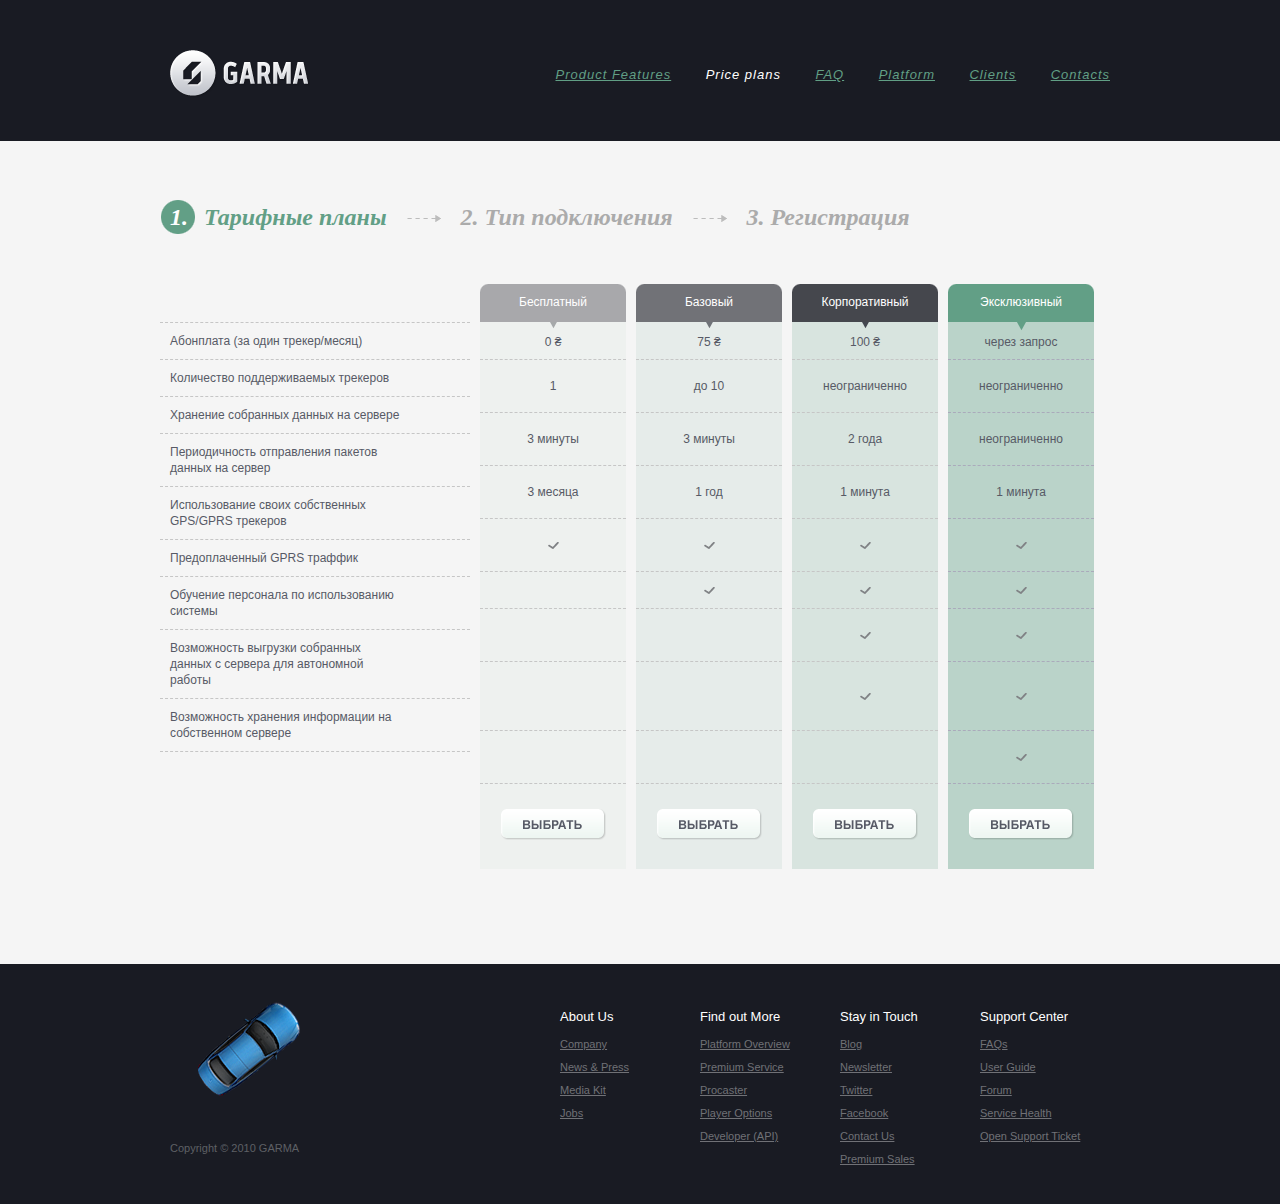
<file: info/tariff.html>
<!DOCTYPE html PUBLIC "-//W3C//DTD XHTML 1.0 Transitional//EN" "http://www.w3.org/TR/xhtml1/DTD/xhtml1-transitional.dtd">
<html xmlns="http://www.w3.org/1999/xhtml">
<head>
    <title>Garma</title>
    <meta http-equiv="Content-Type" content="text/html; charset=utf-8" />
    <link rel="stylesheet" href="index.css" type="text/css" />
    <link rel="stylesheet" href="plans.css" type="text/css" />
</head>
<body>
    <div class="blackOuter">
        <div id="header">
            <a href="index.html">Product Features</a>
            <a href="tariff.html" class="active">Price plans</a>
            <a href="faq.html">FAQ</a>
            <a href="#">Platform</a>
            <a href="#">Clients</a>
            <a href="#">Contacts</a>
        </div>
    </div>
    
    <div id="content">
        <div class="steps">
            <div class="step active"><span>1.</span> Тарифные планы</div>
            <div class="divider"></div>
            <div class="step"><span>2.</span> Тип подключения</div>
            <div class="divider"></div>
            <div class="step"><span>3.</span> Регистрация</div>
        </div>
        
        <div class="plans">
            <ul>
                <li class="first"></li>
                <li>Абонплата (за один трекер/месяц)</li>
                <li>Количество поддерживаемых трекеров</li>
                <li>Хранение собранных данных на сервере</li>
                <li>Периодичность отправления пакетов данных на сервер</li>
                <li>Использование своих собственных GPS/GPRS трекеров</li>
                <li>Предоплаченный GPRS траффик</li>
                <li>Обучение персонала по использованию системы</li>
                <li>Возможность выгрузки собранных данных с сервера для автономной работы</li>
                <li>Возможность хранения информации на собственном сервере</li>
            </ul>
            <ul class="plan free"> 
                <li class="first">Бесплатный</li>
                <li class="second">0 &#8372;</li>
                <li class="twoLines">1</li>
                <li class="twoLines">3 минуты</li>
                <li class="twoLines">3 месяца</li>
                <li class="twoLines yes">&nbsp;</li>
                <li>&nbsp;</li>
                <li class="twoLines">&nbsp;</li>
                <li class="threeLines">&nbsp;</li>
                <li class="twoLines">&nbsp;</li>
                <li class="choose">
                    <a href="type.html"><img src="img/choose.png"/></a>
                </li>
            </ul>
            <ul class="plan base">
                <li class="first">Базовый</li>
                <li class="second">75 &#8372;</li>
                <li class="twoLines">до 10</li>
                <li class="twoLines">3 минуты</li>
                <li class="twoLines">1 год</li>
                <li class="twoLines yes">&nbsp;</li>
                <li class="yes">&nbsp;</li>
                <li class="twoLines">&nbsp;</li>
                <li class="threeLines">&nbsp;</li>
                <li class="twoLines">&nbsp;</li>
                <li class="choose">
                    <a href="type.html"><img src="img/choose.png"/></a>
                </li>
            </ul>
            <ul class="plan enterprise">
                <li class="first">Корпоративный</li>
                <li class="second">100 &#8372;</li>
                <li class="twoLines">неограниченно</li>
                <li class="twoLines">2 года</li>
                <li class="twoLines">1 минута</li>
                <li class="twoLines yes">&nbsp;</li>
                <li class="yes">&nbsp;</li>
                <li class="twoLines yes">&nbsp;</li>
                <li class="threeLines yes">&nbsp;</li>
                <li class="twoLines">&nbsp;</li>
                <li class="choose">
                    <a href="type.html"><img src="img/choose.png"/></a>
                </li>
            </ul>
            <ul class="plan luxury">
                <li class="first">Эксклюзивный</li>
                <li class="second">через запрос</li>
                <li class="twoLines">неограниченно</li>
                <li class="twoLines">неограниченно</li>
                <li class="twoLines">1 минута</li>
                <li class="twoLines yes">&nbsp;</li>
                <li class="yes">&nbsp;</li>
                <li class="twoLines yes">&nbsp;</li>
                <li class="threeLines yes">&nbsp;</li>
                <li class="twoLines yes">&nbsp;</li>
                <li class="choose">
                    <a href="type.html"><img src="img/choose.png"/></a>
                </li>
            </ul>
        </div>
    </div>
    
    <div class="blackOuter">
        <div id="footer">
            <div class="copyright">Copyright &copy; 2010 GARMA</div>
            <ul>
                <li><h3>Support Center</h3></li>
                <li><a href="#">FAQs</a></li>
                <li><a href="#">User Guide</a></li>
                <li><a href="#">Forum</a></li>
                <li><a href="#">Service Health</a></li>
                <li><a href="#">Open Support Ticket</a></li>
            </ul>
            <ul>
                <li><h3>Stay in Touch</h3></li>
                <li><a href="#">Blog</a></li>
                <li><a href="#">Newsletter</a></li>
                <li><a href="#">Twitter</a></li>
                <li><a href="#">Facebook</a></li>
                <li><a href="#">Contact Us</a></li>
                <li><a href="#">Premium Sales</a></li>
            </ul>
            <ul>
                <li><h3>Find out More</h3></li>
                <li><a href="#">Platform Overview</a></li>
                <li><a href="#">Premium Service</a></li>
                <li><a href="#">Procaster</a></li>
                <li><a href="#">Player Options</a></li>
                <li><a href="#">Developer (API)</a></li>
            </ul>
            <ul>
                <li><h3>About Us</h3></li>
                <li><a href="#">Company</a></li>
                <li><a href="#">News & Press</a></li>
                <li><a href="#">Media Kit</a></li>
                <li><a href="#">Jobs</a></li>
            </ul>
        </div>
    </div>
</body>
</html>
</file>
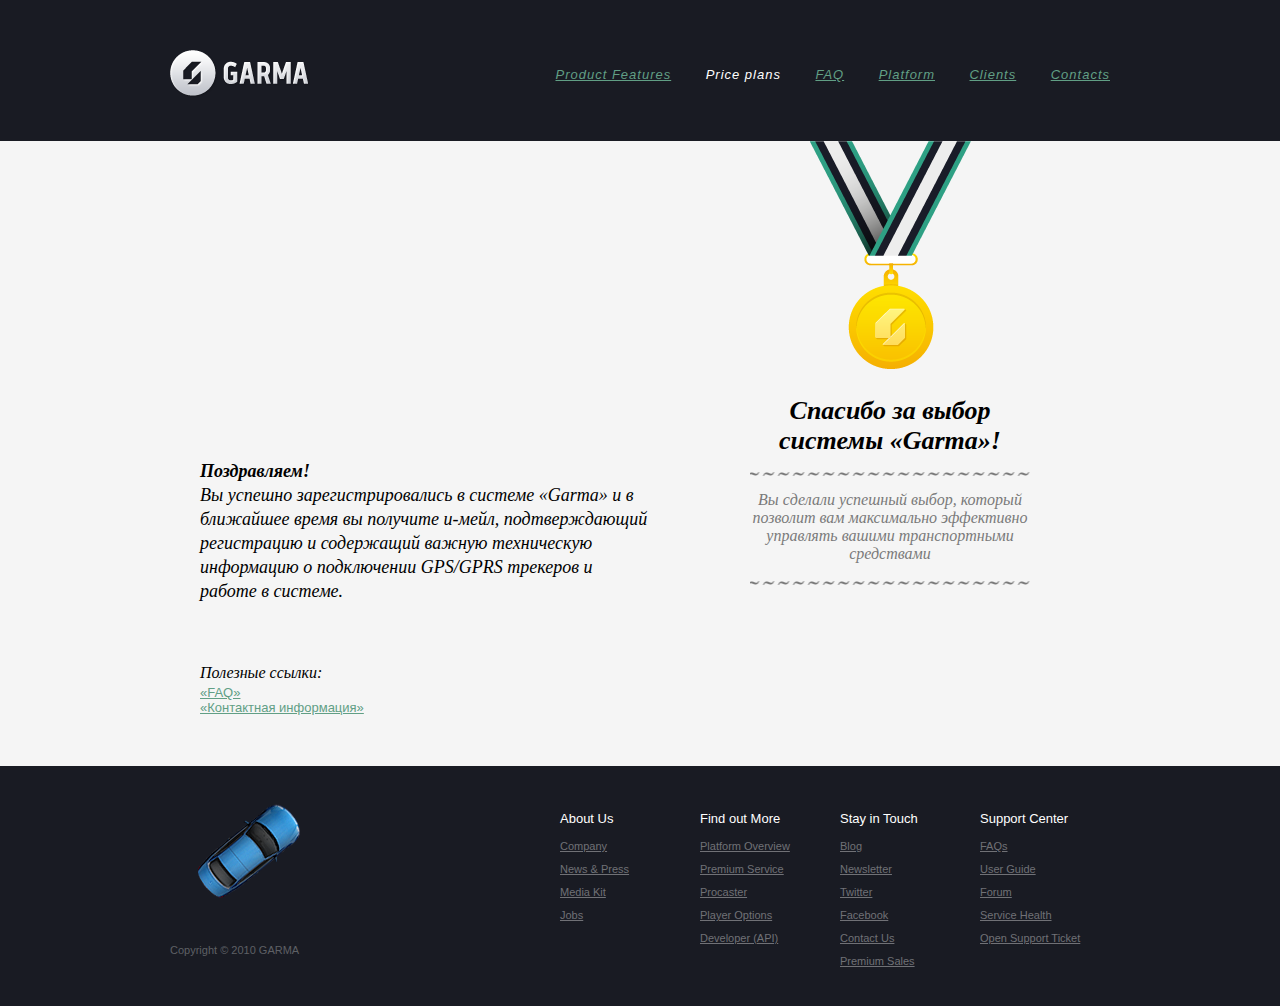
<file: info/thanks.html>
<!DOCTYPE html PUBLIC "-//W3C//DTD XHTML 1.0 Transitional//EN" "http://www.w3.org/TR/xhtml1/DTD/xhtml1-transitional.dtd">
<html xmlns="http://www.w3.org/1999/xhtml">
<head>
    <title>Garma</title>
    <meta http-equiv="Content-Type" content="text/html; charset=utf-8" />
    <link rel="stylesheet" href="index.css" type="text/css" />
    <link rel="stylesheet" href="thanks.css" type="text/css" />
</head>
<body>
    <div class="blackOuter">
        <div id="header">
            <a href="index.html">Product Features</a>
            <a href="tariff.html" class="active">Price plans</a>
            <a href="faq.html">FAQ</a>
            <a href="#">Platform</a>
            <a href="#">Clients</a>
            <a href="#">Contacts</a>
        </div>
    </div>
    
    <div id="content" class="thanks">
        <p><b>Поздравляем!</b><br/>Вы успешно зарегистрировались в системе &laquo;Garma&raquo; и в ближайшее время вы получите и-мейл, подтверждающий регистрацию и содержащий важную техническую информацию о подключении GPS/GPRS трекеров и работе в системе.</p>
        <span class="links">
            Полезные ссылки:<br/>
            <a href="faq.html">«FAQ»</a><br/>
            <a href="#">«Контактная информация»</a>
        </span>
        <div class="thankYou">
            <h2>Спасибо за выбор системы &laquo;Garma&raquo;!</h2>
            <span>Вы сделали успешный выбор, который позволит вам максимально эффективно управлять вашими транспортными средствами</span>
        </div>
    </div>
    
    <div class="blackOuter">
        <div id="footer">
            <div class="copyright">Copyright &copy; 2010 GARMA</div>
            <ul>
                <li><h3>Support Center</h3></li>
                <li><a href="#">FAQs</a></li>
                <li><a href="#">User Guide</a></li>
                <li><a href="#">Forum</a></li>
                <li><a href="#">Service Health</a></li>
                <li><a href="#">Open Support Ticket</a></li>
            </ul>
            <ul>
                <li><h3>Stay in Touch</h3></li>
                <li><a href="#">Blog</a></li>
                <li><a href="#">Newsletter</a></li>
                <li><a href="#">Twitter</a></li>
                <li><a href="#">Facebook</a></li>
                <li><a href="#">Contact Us</a></li>
                <li><a href="#">Premium Sales</a></li>
            </ul>
            <ul>
                <li><h3>Find out More</h3></li>
                <li><a href="#">Platform Overview</a></li>
                <li><a href="#">Premium Service</a></li>
                <li><a href="#">Procaster</a></li>
                <li><a href="#">Player Options</a></li>
                <li><a href="#">Developer (API)</a></li>
            </ul>
            <ul>
                <li><h3>About Us</h3></li>
                <li><a href="#">Company</a></li>
                <li><a href="#">News & Press</a></li>
                <li><a href="#">Media Kit</a></li>
                <li><a href="#">Jobs</a></li>
            </ul>
        </div>
    </div>
</body>
</html>
</file>
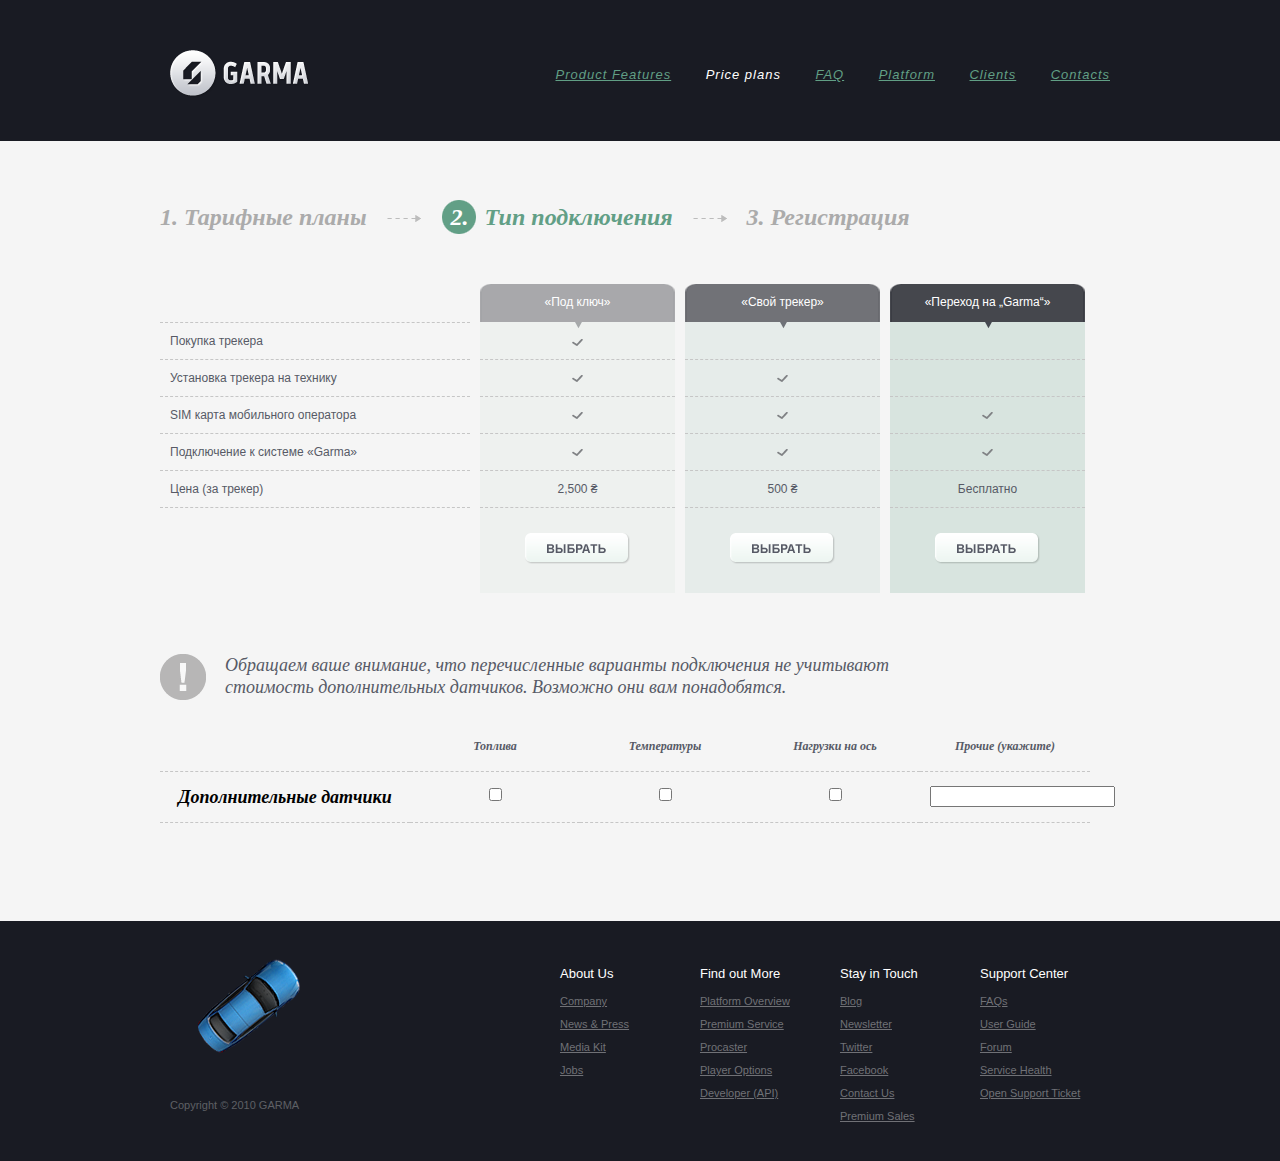
<file: info/type.html>
<!DOCTYPE html PUBLIC "-//W3C//DTD XHTML 1.0 Transitional//EN" "http://www.w3.org/TR/xhtml1/DTD/xhtml1-transitional.dtd">
<html xmlns="http://www.w3.org/1999/xhtml">
<head>
    <title>Garma</title>
    <meta http-equiv="Content-Type" content="text/html; charset=utf-8" />
    <link rel="stylesheet" href="index.css" type="text/css" />
    <link rel="stylesheet" href="plans.css" type="text/css" />
</head>
<body>
    <div class="blackOuter">
        <div id="header">
            <a href="index.html">Product Features</a>
            <a href="tariff.html" class="active">Price plans</a>
            <a href="faq.html">FAQ</a>
            <a href="#">Platform</a>
            <a href="#">Clients</a>
            <a href="#">Contacts</a>
        </div>
    </div>
    
    <div id="content">
        <div class="steps">
            <div class="step"><span>1.</span> Тарифные планы</div>
            <div class="divider"></div>
            <div class="step active"><span>2.</span> Тип подключения</div>
            <div class="divider"></div>
            <div class="step"><span>3.</span> Регистрация</div>
        </div>
        
        <div class="plans types">
            <ul>
                <li class="first"></li>
                <li>Покупка трекера</li>
                <li>Установка трекера на технику</li>
                <li>SIM карта мобильного оператора</li>
                <li>Подключение к системе &laquo;Garma&raquo;</li>
                <li>Цена (за трекер)</li>
            </ul>
            <ul class="plan free"> 
                <li class="first">&laquo;Под ключ&raquo;</li>
                <li class="second"><img src="img/yes.png"/></li>
                <li class="yes">&nbsp;</li>
                <li class="yes">&nbsp;</li>
                <li class="yes">&nbsp;</li>
                <li>2,500 &#8372;</li>
                <li class="choose">
                    <a href="registration.html"><img src="img/choose.png"/></a>
                </li>
            </ul>
            <ul class="plan base">
                <li class="first">&laquo;Свой трекер&raquo;</li>
                <li class="second">&nbsp;</li>
                <li class="yes">&nbsp;</li>
                <li class="yes">&nbsp;</li>
                <li class="yes">&nbsp;</li>
                <li>500 &#8372;</li>
                <li class="choose">
                    <a href="registration.html"><img src="img/choose.png"/></a>
                </li>
            </ul>
            <ul class="plan enterprise">
                <li class="first">&laquo;Переход на &bdquo;Garma&ldquo;&raquo;</li>
                <li class="second">&nbsp;</li>
                <li>&nbsp;</li>
                <li class="yes">&nbsp;</li>
                <li class="yes">&nbsp;</li>
                <li>Бесплатно</li>
                <li class="choose">
                    <a href="registration.html"><img src="img/choose.png"/></a>
                </li>
            </ul>
        </div>
        
        <p class="warning">Обращаем ваше внимание, что перечисленные варианты подключения не учитывают  стоимость дополнительных датчиков. Возможно они вам понадобятся.</p>
        
        <div class="additional">
            <ul class="types">
                <li>&nbsp;</li>
                <li>Дополнительные датчики</li>
            </ul>
            <ul>
                <li>Топлива</li>
                <li><input type="checkbox"/></li>
            </ul>
            <ul>
                <li>Температуры</li>
                <li><input type="checkbox"/></li>
            </ul>
            <ul>
                <li>Нагрузки на ось</li>
                <li><input type="checkbox"/></li>
            </ul>
            <ul>
                <li>Прочие (укажите)</li>
                <li><input type="text"/></li>
            </ul>
        </div>
    </div>
    
    <div class="blackOuter">
        <div id="footer">
            <div class="copyright">Copyright &copy; 2010 GARMA</div>
            <ul>
                <li><h3>Support Center</h3></li>
                <li><a href="#">FAQs</a></li>
                <li><a href="#">User Guide</a></li>
                <li><a href="#">Forum</a></li>
                <li><a href="#">Service Health</a></li>
                <li><a href="#">Open Support Ticket</a></li>
            </ul>
            <ul>
                <li><h3>Stay in Touch</h3></li>
                <li><a href="#">Blog</a></li>
                <li><a href="#">Newsletter</a></li>
                <li><a href="#">Twitter</a></li>
                <li><a href="#">Facebook</a></li>
                <li><a href="#">Contact Us</a></li>
                <li><a href="#">Premium Sales</a></li>
            </ul>
            <ul>
                <li><h3>Find out More</h3></li>
                <li><a href="#">Platform Overview</a></li>
                <li><a href="#">Premium Service</a></li>
                <li><a href="#">Procaster</a></li>
                <li><a href="#">Player Options</a></li>
                <li><a href="#">Developer (API)</a></li>
            </ul>
            <ul>
                <li><h3>About Us</h3></li>
                <li><a href="#">Company</a></li>
                <li><a href="#">News & Press</a></li>
                <li><a href="#">Media Kit</a></li>
                <li><a href="#">Jobs</a></li>
            </ul>
        </div>
    </div>
</body>
</html>
</file>
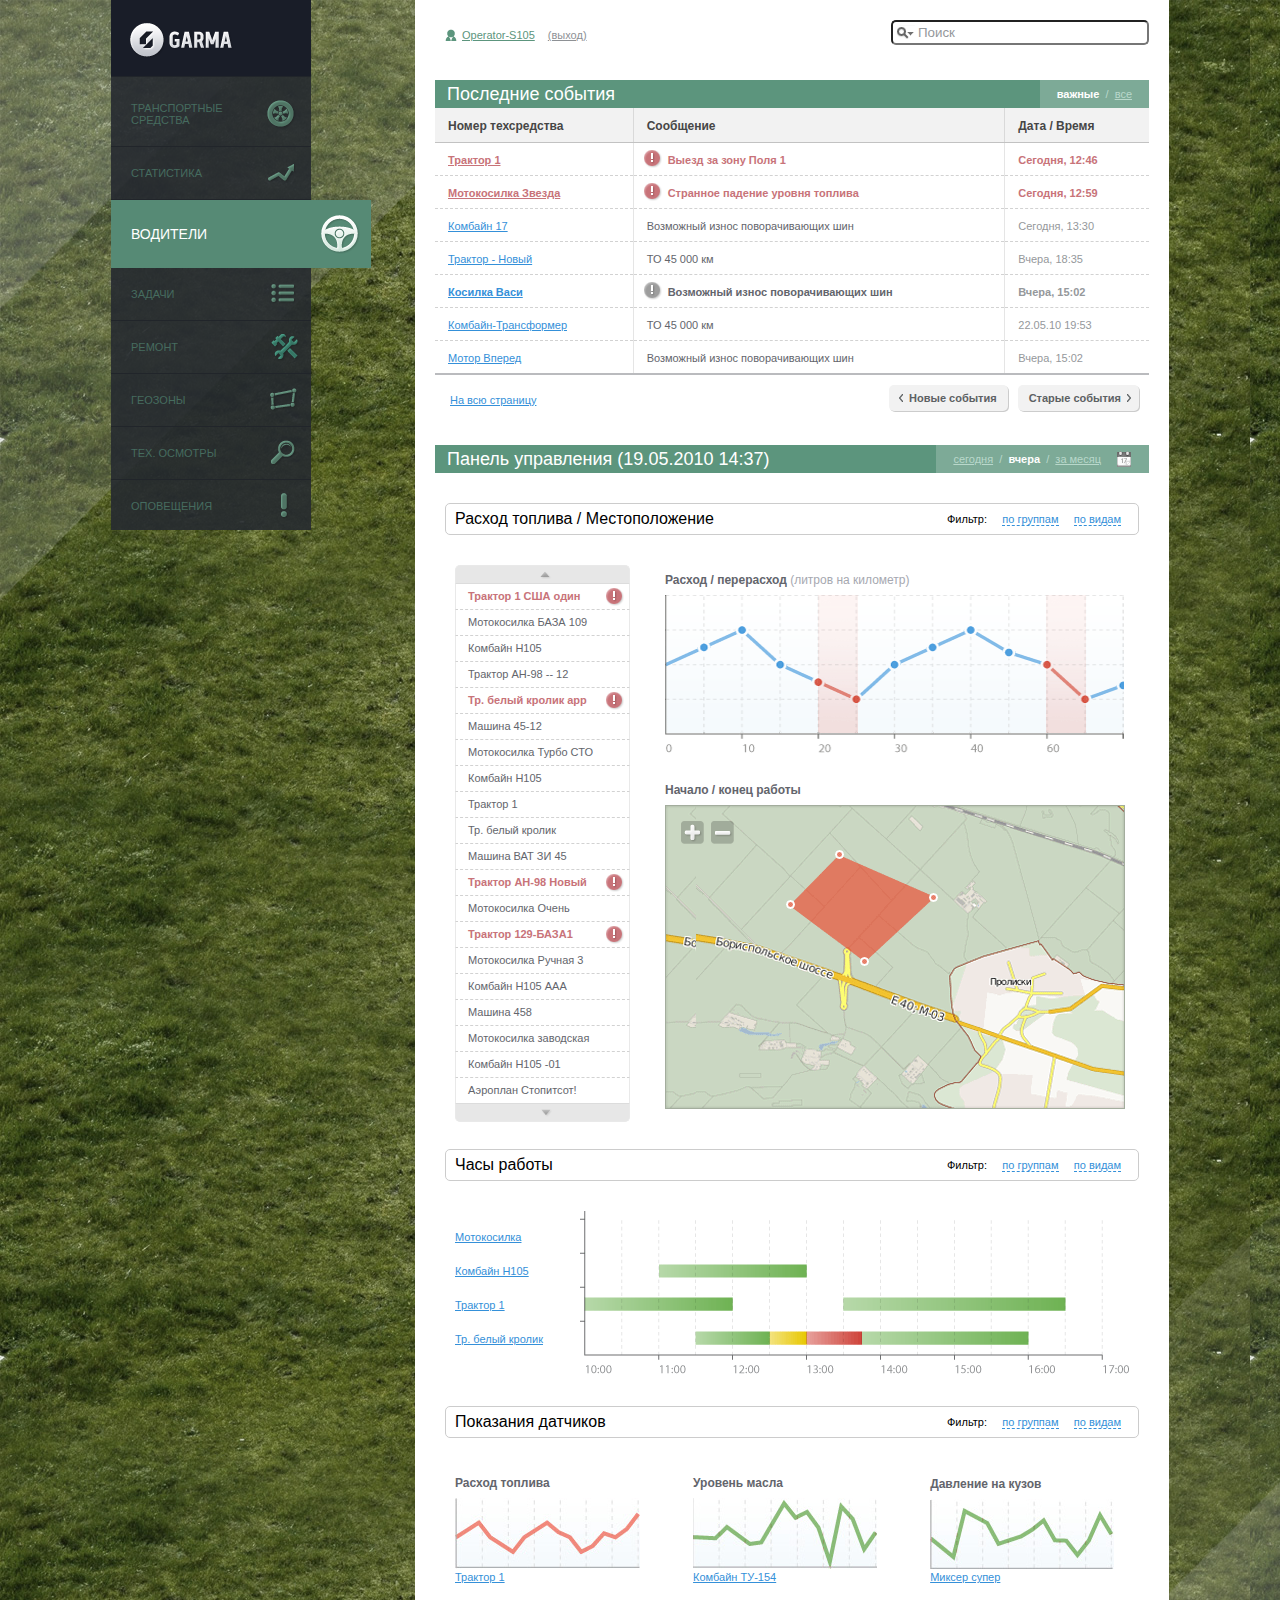
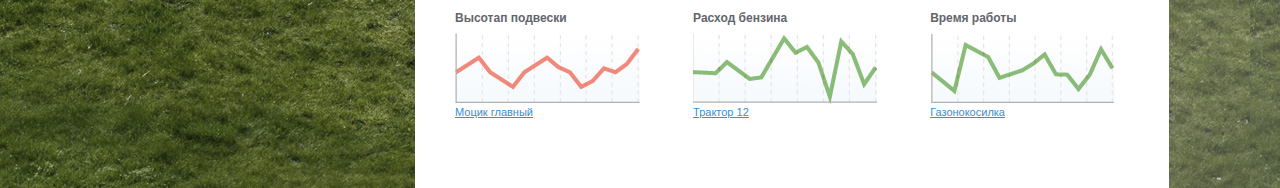
<file: operator/dashboard.html>
<!DOCTYPE HTML>
<html>
<head>
    <title>Garma</title>
    <meta charset="utf-8">
    <link href="css/all.css" rel="stylesheet" />
</head>
<body>
<div id="outerCover">
    <div id="innerCover">
        <div id="viewport">
            <div id="menu">
                <div class="emulsion">&nbsp;</div>
                <div class="itself">
                    <a href="#" class="logo"></a>
                    <a href="#" class="transport">Транспортные средства</a>
                    <a href="#" class="statistic">Статистика</a>
                    <a href="#" class="active drivers">водители</a>
                    <a href="#" class="tasks">задачи</a>
                    <a href="#" class="repair">ремонт</a>
                    <a href="#" class="zones">геозоны</a>
                    <a href="#" class="checkup">Тех. осмотры</a>
                    <a href="#" class="notifications">оповещения</a>
                </div>
            </div>
            <div id="content">
                <div class="topbar">
                    <input type="text" class="search fr default" value="Поиск" />
                    <a href="#" class="green ml10 operator">Operator-S105</a>
                    <a href="#" class="grey ml10">(выход)</a>
                </div>
                <div class="block">
                    <h2>Последние события <span><b>важные</b> &nbsp;/&nbsp; <a href="#">все</a></span></h2>
                    <table>
                        <tr>
                            <th>Номер техсредства</th>
                            <th>Сообщение</th>
                            <th>Дата / Время</th>
                        </tr>
                        <tr class="warning">
                            <td><a href="#">Трактор 1</a></td>
                            <td class="icon">Выезд за зону Поля 1</td>
                            <td>Сегодня, 12:46</td>
                        </tr>
                        <tr class="warning">
                            <td><a href="#">Мотокосилка Звезда</a></td>
                            <td class="icon">Странное падение уровня топлива</td>
                            <td>Сегодня, 12:59</td>
                        </tr>
                        <tr>
                            <td><a href="#">Комбайн 17</a></td>
                            <td>Возможный износ поворачивающих шин</td>
                            <td>Сегодня, 13:30</td>
                        </tr>
                        <tr>
                            <td><a href="#">Трактор - Новый</a></td>
                            <td>ТО 45 000 км</td>
                            <td>Вчера, 18:35</td>
                        </tr>
                        <tr class="notification">
                            <td><a href="#">Косилка Васи</a></td>
                            <td class="icon">Возможный износ поворачивающих шин</td>
                            <td>Вчера, 15:02</td>
                        </tr>
                        <tr>
                            <td><a href="#">Комбайн-Трансформер</a></td>
                            <td>ТО 45 000 км</td>
                            <td>22.05.10 19:53</td>
                        </tr>
                        <tr>
                            <td><a href="#">Мотор Вперед</a></td>
                            <td>Возможный износ поворачивающих шин</td>
                            <td>Вчера, 15:02</td>
                        </tr>
                    </table>
                    <div class="mt10 buttonbar">
                        <a href="#" class="ml15">На всю страницу</a>
                        <a href="#" class="button fr mr10 right">Старые события</a>
                        <a href="#" class="button fr mr10 left">Новые события</a>
                    </div>
                </div>
                <div class="block">
                    <h2>Панель управления (19.05.2010 14:37)
                        <span class="calendar"><a href="#">сегодня</a> &nbsp;/&nbsp; <b>вчера</b> &nbsp;/&nbsp; <a href="#">за месяц</a></span>
                    </h2>
                    <div class="p10">
                        <h3>
                            Расход топлива / Местоположение
                            <span>Фильтр: &nbsp; &nbsp; <a href="#">по группам</a> &nbsp; &nbsp; <a href="#">по видам</a></span>
                        </h3>
                        <div class="p10">
                            <ul class="slider fl">
                                <li><a href="#">&nbsp;</a></li>
                                <li class="warning"><a href="#">Трактор 1 США один</a></li>
                                <li><a href="#"><a href="#">Мотокосилка БАЗА 109</a></li>
                                <li><a href="#">Комбайн Н105</a></li>
                                <li><a href="#">Трактор АН-98 -- 12</a></li>
                                <li class="warning"><a href="#">Тр. белый кролик арр</a></li>
                                <li><a href="#">Машина 45-12</a></li>
                                <li><a href="#">Мотокосилка Турбо СТО</a></li>
                                <li><a href="#">Комбайн Н105</a></li>
                                <li><a href="#">Трактор 1</a></li>
                                <li><a href="#">Тр. белый кролик</a></li>
                                <li><a href="#">Машина ВАТ ЗИ 45</a></li>
                                <li class="warning"><a href="#">Трактор АН-98 Новый</a></li>
                                <li><a href="#">Мотокосилка Очень</a></li>
                                <li class="warning"><a href="#">Трактор 129-БАЗА1</a></li>
                                <li><a href="#">Мотокосилка Ручная 3</a></li>
                                <li><a href="#">Комбайн Н105 ААА</a></li>
                                <li><a href="#">Машина 458</a></li>
                                <li><a href="#">Мотокосилка заводская</a></li>
                                <li><a href="#">Комбайн Н105 -01</a></li>
                                <li><a href="#">Аэроплан Стопитсот!</a></li>
                                <li><a href="#">&nbsp;</a></li>
                            </ul>
                            <div class="right">
                                <h4>Расход / перерасход <span>(литров на километр)</span></h4>
                                <img src="img/temp/graph1.gif" /><br>
                                <h4 class="mt20">Начало /  конец работы</h4>
                                <div class="map" style="width: 458px; height: 302px; background-image: url('img/temp/map.gif');">
                                    <a href="#" class="plus"></a>
                                    <a href="#" class="minus"></a>
                                </div>
                            </div>
                        </div>
                        <h3 class="mt30">Часы работы <span>Фильтр: &nbsp; &nbsp; <a href="#">по группам</a> &nbsp; &nbsp; <a href="#">по видам</a></span></h3>
                        <div class="p10">
                            <div class="ghant">
                                <img class="fr" src="img/temp/worktime.gif"/>
                                <div class="legend">
                                    <a href="#">Мотокосилка</a>
                                    <a href="#">Комбайн Н105</a>
                                    <a href="#">Трактор 1</a>
                                    <a href="#">Тр. белый кролик</a>
                                </div>
                            </div>
                        </div>
                        <h3 class="mt20">Показания датчиков <span>Фильтр: &nbsp; &nbsp; <a href="#">по группам</a> &nbsp; &nbsp; <a href="#">по видам</a></span></h3>
                        <div class="p10 graphs">
                            <div class="graph">
                                <h4>Расход топлива</h4>
                                <img src="img/temp/g1.jpg" /><br>
                                <a href="#">Трактор 1</a>
                            </div>
                            <div class="graph">
                                <h4>Уровень масла</h4>
                                <img src="img/temp/g2.jpg" /><br>
                                <a href="#">Комбайн ТУ-154</a>
                            </div>
                            <div class="graph">
                                <h4>Давление на кузов</h4>
                                <img src="img/temp/g3.jpg" /><br>
                                <a href="#">Миксер супер</a>
                            </div>
                            <div class="graph">
                                <h4>Высотап подвески</h4>
                                <img src="img/temp/g4.jpg" /><br>
                                <a href="#">Моцик главный</a>
                            </div>
                            <div class="graph">
                                <h4>Расход бензина</h4>
                                <img src="img/temp/g5.jpg" /><br>
                                <a href="#">Трактор 12</a>
                            </div>
                            <div class="graph">
                                <h4>Время работы</h4>
                                <img src="img/temp/g6.jpg" /><br>
                                <a href="#">Газонокосилка</a>
                            </div>
                        </div>
                    </div>
                </div>
            </div>
        </div>
    </div>
</div>
</body>
</html>
</file>
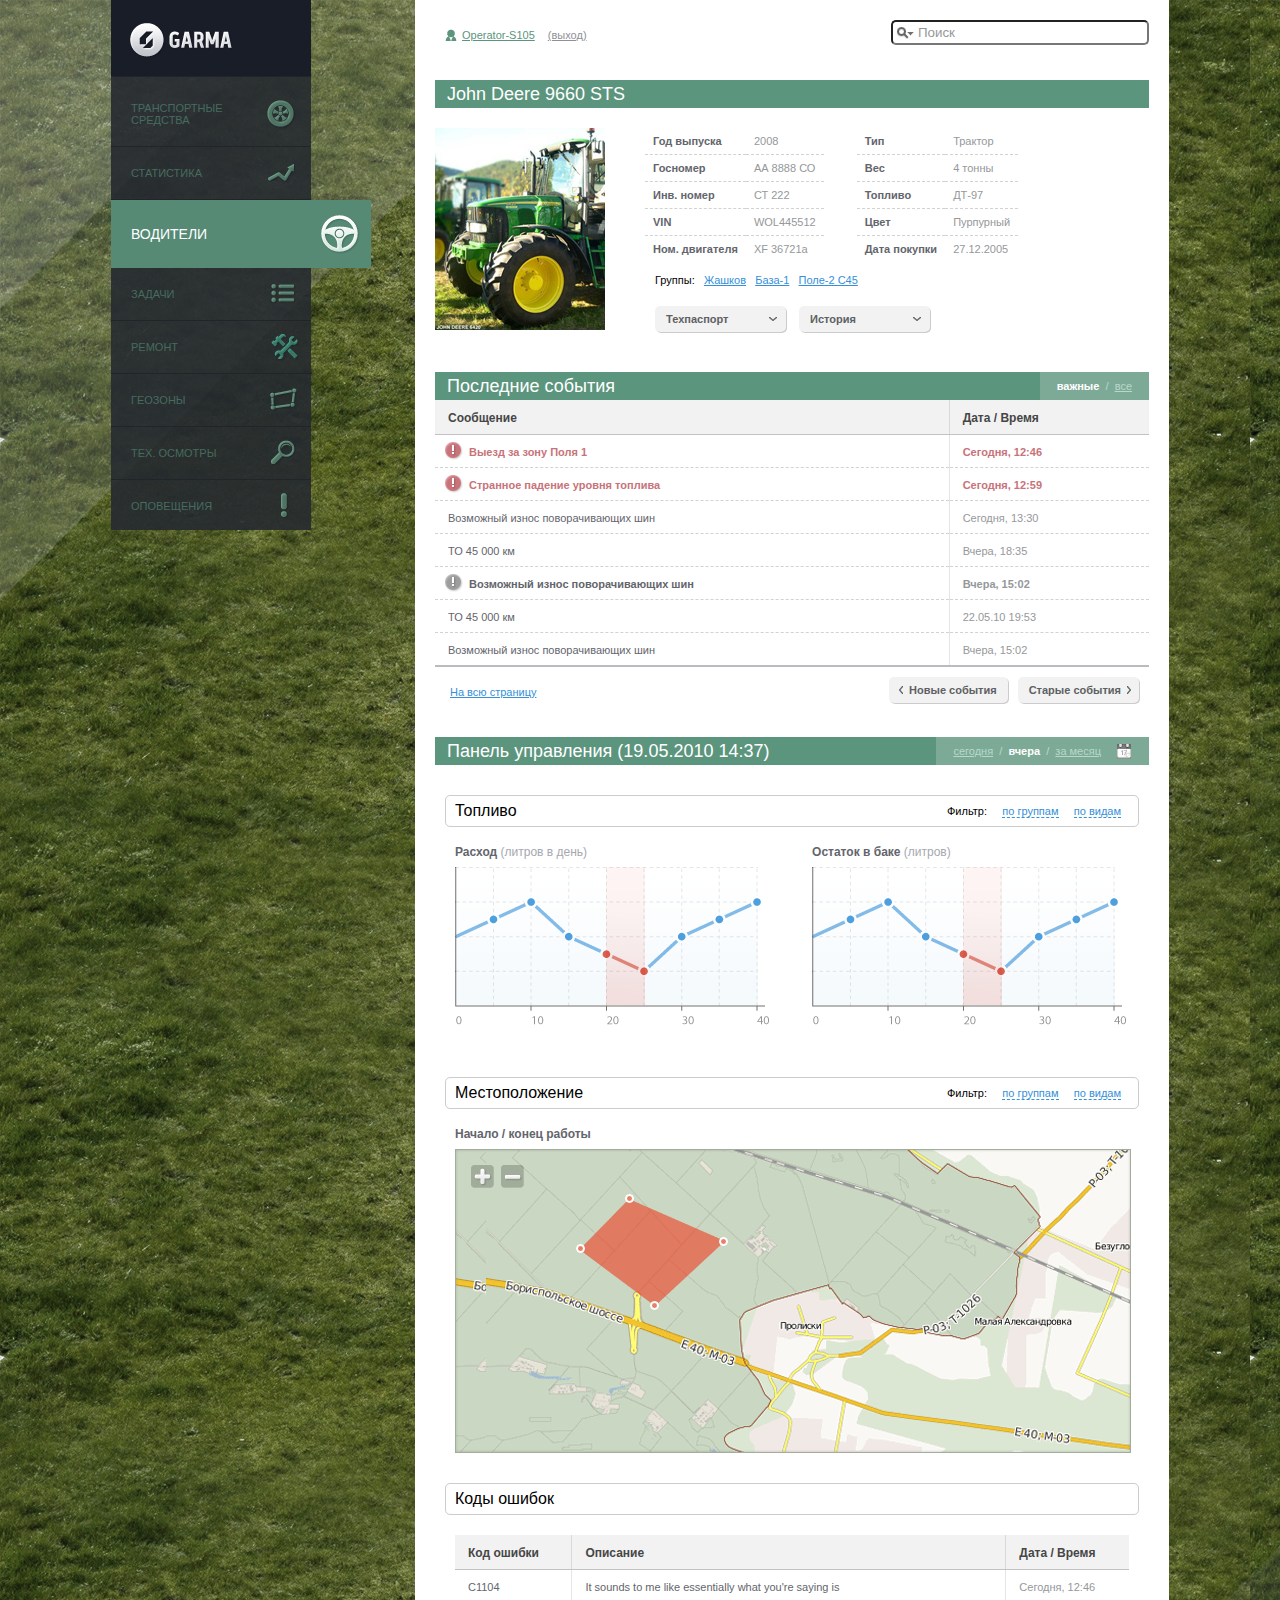
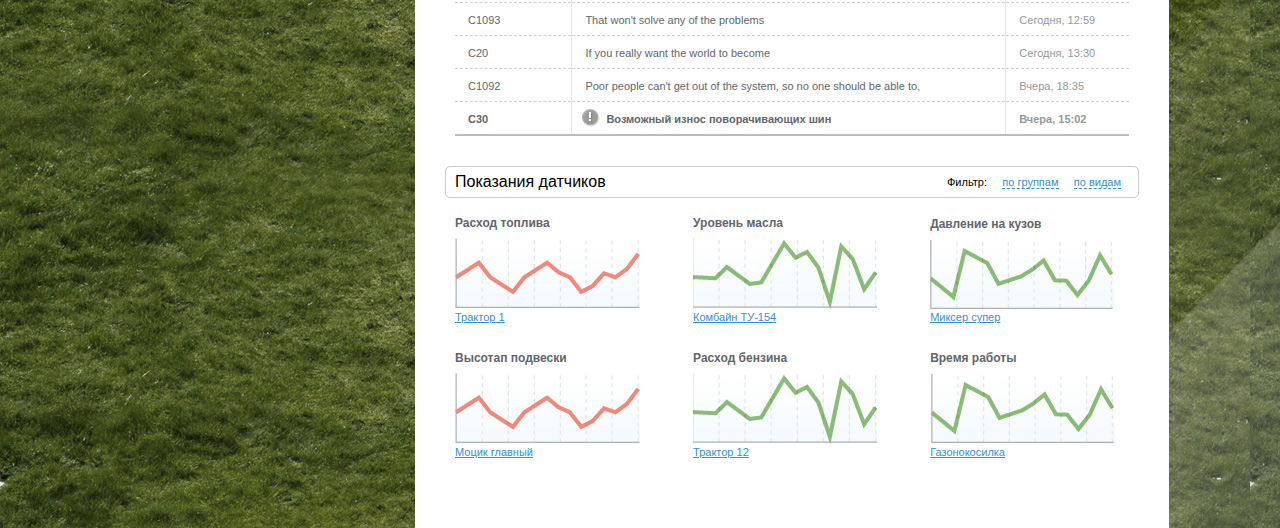
<file: operator/profile.html>
<!DOCTYPE HTML>
<html>
<head>
    <title>Garma</title>
    <meta charset="utf-8">
    <link href="css/all.css" rel="stylesheet" />
</head>
<body>
<div id="outerCover">
    <div id="innerCover">
        <div id="viewport">
            <div id="menu">
                <div class="emulsion">&nbsp;</div>
                <div class="itself">
                    <a href="#" class="logo"></a>
                    <a href="#" class="transport">Транспортные средства</a>
                    <a href="#" class="statistic">Статистика</a>
                    <a href="#" class="active drivers">водители</a>
                    <a href="#" class="tasks">задачи</a>
                    <a href="#" class="repair">ремонт</a>
                    <a href="#" class="zones">геозоны</a>
                    <a href="#" class="checkup">Тех. осмотры</a>
                    <a href="#" class="notifications">оповещения</a>
                </div>
            </div>
            <div id="content">
                <div class="topbar">
                    <input type="text" class="search fr default" value="Поиск" />
                    <a href="#" class="green ml10 operator">Operator-S105</a>
                    <a href="#" class="grey ml10">(выход)</a>
                </div>
                <div class="block">
                    <h2 class="mb20">John Deere 9660 STS</h2>
                    <img class="fl" src="img/temp/john.jpg"/>
                    <div class="right">
                        <table class="inline">
                            <tr>
                                <td>Год выпуска</td>
                                <td>2008</td>
                            </tr>
                            <tr>
                                <td>Госномер</td>
                                <td>АА 8888 СО</td>
                            </tr>
                            <tr>
                                <td>Инв. номер</td>
                                <td>СТ 222</td>
                            </tr>
                            <tr>
                                <td>VIN</td>
                                <td>WOL445512</td>
                            </tr>
                            <tr>
                                <td>Ном. двигателя</td>
                                <td>XF 36721a</td>
                            </tr>
                        </table>
                        <table class="inline">
                            <tr>    
                                <td>Тип</td>
                                <td>Трактор</td>
                            </tr>
                            <tr>
                                <td>Вес</td>
                                <td>4 тонны</td>
                            </tr>
                            <tr>
                                <td>Топливо</td>
                                <td>ДТ-97</td>
                            </tr>
                            <tr>
                                <td>Цвет</td>
                                <td>Пурпурный</td>
                            </tr>
                            <tr>
                                <td>Дата покупки</td>
                                <td>27.12.2005</td>
                            </tr>
                        </table>
                        <div class="p10">
                            Группы: &nbsp; <a href="#">Жашков</a> &nbsp; <a href="#">База-1</a> &nbsp; <a href="#">Поле-2 С45</a>
                            <div class="mt20">
                                <a href="#" class="button w100 mr10 down">Техпаспорт</a>
                                <a href="#" class="button w100 down">История</a>
                            </div>
                        </div>

                    </div>
                </div>
                <div class="block">
                    <h2>Последние события <span><b>важные</b> &nbsp;/&nbsp; <a href="#">все</a></span></h2>
                    <table>
                        <tr>
                            <th>Сообщение</th>
                            <th>Дата / Время</th>
                        </tr>
                        <tr class="warning">
                            <td class="icon">Выезд за зону Поля 1</td>
                            <td>Сегодня, 12:46</td>
                        </tr>
                        <tr class="warning">
                            <td class="icon">Странное падение уровня топлива</td>
                            <td>Сегодня, 12:59</td>
                        </tr>
                        <tr>
                            <td>Возможный износ поворачивающих шин</td>
                            <td>Сегодня, 13:30</td>
                        </tr>
                        <tr>
                            <td>ТО 45 000 км</td>
                            <td>Вчера, 18:35</td>
                        </tr>
                        <tr class="notification">
                            <td class="icon">Возможный износ поворачивающих шин</td>
                            <td>Вчера, 15:02</td>
                        </tr>
                        <tr>
                            <td>ТО 45 000 км</td>
                            <td>22.05.10 19:53</td>
                        </tr>
                        <tr>
                            <td>Возможный износ поворачивающих шин</td>
                            <td>Вчера, 15:02</td>
                        </tr>
                    </table>
                    <div class="mt10 buttonbar">
                        <a href="#" class="ml15">На всю страницу</a>
                        <a href="#" class="button fr mr10 right">Старые события</a>
                        <a href="#" class="button fr mr10 left">Новые события</a>
                    </div>
                </div>
                <div class="block">
                    <h2>Панель управления (19.05.2010 14:37)
                        <span class="calendar"><a href="#">сегодня</a> &nbsp;/&nbsp; <b>вчера</b> &nbsp;/&nbsp; <a href="#">за месяц</a></span>
                    </h2>
                    <div class="p10">
                        <h3>
                            Топливо
                            <span>Фильтр: &nbsp; &nbsp; <a href="#">по группам</a> &nbsp; &nbsp; <a href="#">по видам</a></span>
                        </h3>
                        <div class="p10 graphs">
                            <div class="graph mr40">
                                <h4 class="mtm20">Расход <span>(литров в день)</span></h4>
                                <img src="img/temp/graph2.gif" />
                            </div>
                            <div class="graph">
                                <h4 class="mtm20">Остаток в баке <span>(литров)</span></h4>
                                <img src="img/temp/graph2.gif" />
                            </div>
                        </div>
                        <h3>
                            Местоположение
                            <span>Фильтр: &nbsp; &nbsp; <a href="#">по группам</a> &nbsp; &nbsp; <a href="#">по видам</a></span>
                        </h3>
                        <div class="p10">
                            <h4 class="mtm20">Начало / конец работы</h4>
                            <div class="map" style="width: 100%; height: 302px; background-image: url('img/temp/map.gif');">
                                <a href="#" class="plus"></a>
                                <a href="#" class="minus"></a>
                            </div>
                        </div>
                        <h3>Коды ошибок</h3>
                        <div class="p10 mtm10">
                            <table>
                                <tr>
                                    <th>Код ошибки</th>
                                    <th>Описание</th>
                                    <th>Дата / Время</th>
                                </tr>
                                <tr>
                                    <td>С1104</td>
                                    <td>It sounds to me like essentially what you're saying is</td>
                                    <td>Сегодня, 12:46</td>
                                </tr>
                                <tr>
                                    <td>С1093</td>
                                    <td>That won't solve any of the problems</td>
                                    <td>Сегодня, 12:59</td>
                                </tr>
                                <tr>
                                    <td>С20</td>
                                    <td>If you really want the world to become</td>
                                    <td>Сегодня, 13:30</td>
                                </tr>
                                <tr>
                                    <td>С1092</td>
                                    <td>Poor people can't get out of the system, so no one should be able to,</td>
                                    <td>Вчера, 18:35</td>
                                </tr>
                                <tr class="notification">
                                    <td>С30</td>
                                    <td class="icon">Возможный износ поворачивающих шин</td>
                                    <td>Вчера, 15:02</td>
                                </tr>
                            </table>
                        </div>
                        <h3 class="mt20">Показания датчиков <span>Фильтр: &nbsp; &nbsp; <a href="#">по группам</a> &nbsp; &nbsp; <a href="#">по видам</a></span></h3>
                        <div class="mtm20 p10 graphs">
                            <div class="graph">
                                <h4>Расход топлива</h4>
                                <img src="img/temp/g1.jpg" /><br>
                                <a href="#">Трактор 1</a>
                            </div>
                            <div class="graph">
                                <h4>Уровень масла</h4>
                                <img src="img/temp/g2.jpg" /><br>
                                <a href="#">Комбайн ТУ-154</a>
                            </div>
                            <div class="graph">
                                <h4>Давление на кузов</h4>
                                <img src="img/temp/g3.jpg" /><br>
                                <a href="#">Миксер супер</a>
                            </div>
                            <div class="graph">
                                <h4>Высотап подвески</h4>
                                <img src="img/temp/g4.jpg" /><br>
                                <a href="#">Моцик главный</a>
                            </div>
                            <div class="graph">
                                <h4>Расход бензина</h4>
                                <img src="img/temp/g5.jpg" /><br>
                                <a href="#">Трактор 12</a>
                            </div>
                            <div class="graph">
                                <h4>Время работы</h4>
                                <img src="img/temp/g6.jpg" /><br>
                                <a href="#">Газонокосилка</a>
                            </div>
                        </div>
                    </div>
                </div>
            </div>
        </div>
    </div>
</div>
</body>
</html>
</file>
<file: info/index.css>
body {
    margin: 0px;
    padding: 0px;
    background: #f5f5f5;
    font-family: sans-serif;
}

a {
    font: italic 13px serif;
    color: #619f85;
}
a:hover {
    text-decoration: none;
}

img {
    border: 0px;
}

table {
    width: 890px;
    border: 0px;
    border-spacing: 0px;
    border-collapse: collapse;
}
th {
    font: italic normal bold 12px Georgia, serif;
    text-align: left;
    padding: 10px;
    color: #575a66;
}
td {
    padding: 10px;
    vertical-align: top;
    border: 1px dashed #c6c6c6;
    border-left: 0px;
    border-right: 0px;
    font-size: 12px;
    line-height: 16px;
    color: #575a66;
}
td.first {
    font-weight: bold;
    font-size: 14px;
}


p.warning {
    display: inline-block;
    padding: 0 0 3px 65px;
    margin: 20px 0;
    width: 690px;
    font: italic 18px serif;
    line-height: 22px;
    color: #575a66;
    background: url('img/warning.png') no-repeat;
}


.additional {
    height: 200px;
    position: relative;
}

.additional ul {
    list-style: none;
    width: 170px;
    padding: 0px;
    margin: 0px;
    float: left;
}
.additional li {
    padding: 10px;
    border-bottom: 1px dashed #c6c6c6;
    font: italic normal bold 12px Georgia,serif;
    line-height: 30px;
    color: #575a66;
    text-align: center;
}
.additional ul.types {
    width: 250px;
}
.additional ul.types li {
    font-size: 18px;
    white-space: nowrap;
    padding: 10px 0;
    color: #000;
}

#header,
#content,
#footer {
    width: 960px;
    margin: 0 auto;
}

.blackOuter {
    width: 100%;
    background: #191b23;
}

#header {
    padding: 50px 0 43px 0;
    background: url('img/logo.png') no-repeat 10px 50px;
    line-height: 48px;
    text-align: right;
}
    #header a {
        font: italic 13px sans-serif;
        letter-spacing: 1px;
        margin: 0 10px 0 20px;
    }

    #header a.active {
        color: #fff;
        text-decoration: none;
        cursor: default;
    }

#content .block {
    position: relative;
    margin: 50px 0;
}

#content .block .left {
    width: 650px;
}

#content .block .right {
    width: 250px;
    position: absolute;
    right: 0px;
    top: 0px;
}

    .steps {
        margin: 50px 0;
    }
    .steps div,
    .step span {
        display: inline-block;
        height: 34px;
        font: italic normal bolder 24px Georgia, serif;
        line-height: 34px;
        color: #ababab;
    }
    .divider {
        width: 65px;
        background: url('img/arrowRightGrey.gif') no-repeat center 24px;
    }
    .steps .active {
        color: #629f86;
    }
    .steps .active span {
        color: #fff;
        background: url('img/step.png') no-repeat 1px 0px;
        width: 38px;
        text-align: center;
    }
    .steps .active span.last {
        line-height: 26px;
        margin-top: -10px;
    }

#footer {
    padding: 35px 0 25px 0;
    height: 180px;
    position: relative;
}

#footer .copyright {
    position: absolute;
    width: 180px;
    padding-top: 140px;
    bottom: 50px;
    left: 10px;
    background:url('img/car.png') no-repeat 28px 0;
    color: #5E6065;
    font-size: 11px;
}
#footer ul {
    list-style: none;
    display: block;
    float: right;
    width: 140px;
    margin:0;
    padding:0;
    color: #fff;
}
    #footer ul li {
        padding:0 0 5px 0;
    }
    #footer ul h3 {
        margin:10px 0 5px 0;
        font-size:13px;
        font-weight:100;
    }
    #footer ul a {
        font: normal 11px sans-serif;
        color:#707176;
    }
</file>
<file: info/features.css>
.block h2 {
    margin: 0px 0 0 10px;
    display: inline-block;
    color: #619f85;
    font: italic normal bold 23px Georgia, serif;
    letter-spacing: 0px;
    border-bottom: 2px dashed #619f85;
    cursor: pointer;
}

.block div {
    display: none;
}

.left h2 {
    margin-left:10px;
    display: inline-block;
    color: #000;
    font: italic normal bold 16px Georgia, serif;
    letter-spacing: 0px;
    line-height: 40px;
    border: 0px;
    cursor: default;
}

.left p {
    margin-left:10px;
    color: #575a66;
    font-size: 13px;
    line-height: 19px;
}

.left p.italic {
    font: italic 17px serif;
    line-height: 22px;
}

.tracker img {
    display: block;
    margin: 60px 0 80px 20px;
}

.tracker a {
    display: inline-block;
    padding-bottom: 35px;
    margin-left: 20px;
    background: url('img/arrowDown.gif') no-repeat center bottom;
}

table.features td {
    width: 400px;
    padding-left: 80px;
}
table.features td.first {
    width: 240px;
    padding-left: 10px;
}
table.features td.last {
    width: 210px;
}

table.features tr.grey td {
    color: #abadb2;
}
table.features tr.grey td.last {
    padding-left: 90px;
    border: 0px;
    font: italic 13px serif;
    color: #000;
    vertical-align: middle;
}
table.features td.fuelControl {
    background: url('img/features/fuelControl.png') no-repeat 20px 10px;
}
table.features td.geoPosition {
    background: url('img/features/geoPosition.png') no-repeat 20px 10px;
}

table.features td.workControl {
    background: url('img/features/workControl.png') no-repeat 20px 10px;
}

table.features td.stateControl {
    background: url('img/features/stateControl.png') no-repeat 20px 10px;
}

table.features td.operator {
    background: url('img/features/operator.png') no-repeat 20px 10px;
}

.fuel {
    position: absolute;
    height: 120px;
    bottom: 0px;
    right: 0px;
    width: 250px;
    background: url('img/features/fuelSafe.png') no-repeat;
}

table.trackers td {
    vertical-align: middle;
}
</file>
<file: promo/main.css>
/* global styles (begin) */
html, body {
    margin:0;
    padding:0;
    background:#11131F url('img/bg-body-corner.png') no-repeat top left;
    font-family:Arial, Helvetica,sans-serif;
    font-size:11px;
    color:#FFF;
}
* html body {
    background-color:#11131F;
    background-image:none !important;
}
a, a:visited {
    text-decoration:underline;
}
a:hover {
    text-decoration:none;
}
img {
    border:0;
}
.g-vmid {
    vertical-align:middle;
}
.g-clear {
    clear:both;
    height:0px;
    overflow:hidden;
    font-size:0;
}
/* global styles (end) */

/* header (begin) */
.b-head {
    width:960px;
    margin:0 auto;
    padding:50px 0 0 0;
}
    .b-head .screen {
        float:right;
        width:576px;
        height:386px;
        padding:5px 0 0 10px;
        background:url('img/head-screenshot-contour.png') no-repeat top right;
    }
    .b-head h1 {
        float:left;
        width:140px;
        height:48px;
        margin:0 0 50px 0;
        text-indent:-99999px;
        background:url('img/head-logo.png') no-repeat top left;
    }
    .b-head .description {
        float:left;
        width:320px;
    }
        .b-head .description h2 {
            margin:0;
            line-height:0.9;
            font-size:30px;
            font-weight:bold;
        }
        .b-head .description p {
            margin:15px 0 40px 0;
            font-size:13px;
            color:#848AA0;
        }
        .b-head .description .contact-us {
            margin:0;
            line-height:1.5;
            color:#FFF;
        }
            .b-head .description .contact-us a {
                font-weight:bold;
                color:#619F85;
            }
            .b-head .description .contact-us em {
                font-weight:bold;
                font-style:normal;
                color:#619F85;
            }
/* header (end) */

/* features (begin) */
.b-features-outter {
    padding:25px 0 0 0;
    background:url(img/bg-features.png) repeat-x top left;
    background-color: #619f85;
}
.b-features {
    display:block;
    width:960px;
    margin:0 auto;
    padding:0;
    list-style:none;
    }
    .b-features li {
        float:left;
        display:block;
        width:18%;
        height: 130px;
        padding:0 3% 0 5%;
        background-position:20px 5px;
        background-repeat:no-repeat;
    }
    .b-features .f1 {
        background-image:url('img/features/1.png');
    }
    .b-features .f2 {
        background-image:url('img/features/2.png');
    }
    .b-features .f3 {
        background-image:url('img/features/3.png');
    }
    .b-features .f4 {
        background-image:url('img/features/4.png');
    }
    .b-features .f5 {
        background-image:url('img/features/5.png');
    }
    .b-features .f6 {
        background-image:url('img/features/6.png');
    }
    
    .b-features .description {
        width:16%;
        padding:0 0 0 5%;
    }
    
        .b-features li h3 {
            margin:0 0 14px 0;
            font-size:14px;
            font-weight:bold;
        }
        .b-features li span {
            color:#D3E4DD;
        }
        .b-features li a {
            font-size:14px;
            color:#FFF;
        }
/* features (end) */

/* how it works (begin) */
.b-how-it-works {
    position:relative;
    width:960px;
    height:302px;
    margin:0 auto;
    padding:33px 0 0 0;
    background:url('img/scheme.png') no-repeat 0 100px;
}
    .b-how-it-works div {
        position:absolute;
        z-index:999;
        text-align:center;
        font-size:11px;
        color:#8C8D91;
    }
    
    .b-how-it-works h2 {
        margin: 0px;
        font: italic normal bold 26px Georgia, serif;
    }
    
        .b-how-it-works div h3 {
            margin:0 0 3px 0;
            font-size:11px;
            color:#FFF;
        }
    .b-how-it-works .gps {
        top:142px;
        left:147px;
    }
    .b-how-it-works .gprs {
        top:142px;
        left:485px;
    }
    .b-how-it-works .internet {
        top:142px;
        left:705px;
    }
    .b-how-it-works span {
        position:absolute;
        z-index:999;
        display:block;
        font-size:11px;
        color:#47494F;
    }
    .b-how-it-works .satellite {
        top:275px;
        left:58px;
    }
    .b-how-it-works .autopark {
        top:275px;
        left:310px;
    }
    .b-how-it-works .server {
        top:275px;
        left:610px;
    }
    .b-how-it-works .operator {
        top:275px;
        left:870px;
    }
/* how it works (end) */

/* slogan (begin) */
.b-slogan {
    width:960px;
    margin:0 auto;
    padding:20px 0;
    border-top:1px solid #303239;
    border-bottom:1px solid #303239;
    text-align:center;
    line-height:1.3;
    font: 24px serif;
}
    .b-slogan em {
        font-style:normal;
        color:#619F85;
    }
/* slogan (end) */

/* screenshots (begin) */
.b-screenshots {
    width:835px;
    margin:0 auto;
    padding:42px 0 26px 0;
}
    .b-screenshots .pop-up {
        position:relative;
        float:left;
        width:257px;
        margin:0 26px 0 0;
        padding:11px 0 0 4px;
    }
    .b-screenshots .last {
        margin:0 !important;
    }
        .b-screenshots .pop-up h3 {
            margin:0;
            padding:17px 0 6px 0;
            font-size:14px;
            color:#629F86;
        }
        .b-screenshots .pop-up p {
            margin:0;
            font-size:12px;
        }
        .b-screenshots .pop-up a {
            position:absolute;
            top:0;
            left:0;
            display:block;
            width:261px;
            height:205px;
            background:url('img/border-screen.png') no-repeat top left;
        }
/* screenshots (end) */

/* subscription (begin) */
.b-subscription-wrap {
    background:url('img/bg-subscription.png') repeat-x top left;
}
.b-subscription-corner-left {
    background:url('img/bg-subscription-corner-left.png') no-repeat top left;
}
* html .b-subscription-corner-left {
    background-image:none !important;
}
.b-subscription-corner-right {
    background:url('img/bg-subscription-corner-right.png') no-repeat bottom right;
}
* html .b-subscription-corner-right {
    background-image:none !important;
}
.b-subscription {
    width:960px;
    height:360px;
    margin:0 auto;
}
    .b-subscription h2 {
        margin:0;
        padding:34px 0 28px 0;
        font: italic normal bold 26px Georgia, serif;
    }
    
    .b-subscription .plan {
        float:left;
        width:210px;
        height:175px;
        margin:0 20px 0 0;
        padding:10px 0px 0 15px;
        background:url('img/bg-subscription-plan.png') no-repeat top left;
    }
    .b-subscription .last {
        margin:0 !important;
    }
        .b-subscription .plan h3 {
            float:left;
            margin:0 0 30px 0;
            padding:4px 0 0 0;
            font-size:16px;
            font-weight: 100;
            letter-spacing: 0px;
            line-height: 20px;
            color:#629F86;
        }
        .b-subscription .plan .registration,
        .b-subscription .plan .registration:hover {
            display:block;
            margin:0 auto;
            width:130px;
            height:25px;
            padding:10px 0 0 30px;
            background:url('img/bg-registration.png') no-repeat top left;
            text-decoration:none;
            font-size:12px;
            font-weight:bold;
            color:#1F212C;
        }
        .b-subscription .plan .price {
            float:right;
            padding-right: 15px;
            color:#FFF;
            line-height: 19px;
            font-size: 14px;
        }
        .b-subscription .plan ul {
            clear:both;
            list-style:none;
            margin: 0px;
            padding: 0px;
            height: 133px;
            color:#1F212C;
        }
            .b-subscription .plan ul li {
                padding:0 0 6px 0px;
            }
                .b-subscription .plan ul li a {
                    font-weight:bold;
                    color:#1F212C;
                }
/* subscription (end) */

/* footer (begin) */
.b-footer {
    width:960px;
    margin:0 auto;
    padding:40px 0 25px 0;
}
    .b-footer .copyright {
        float:left;
        display:block;
        width:180px;
        padding:130px 0 0 0;
        background:url('img/bg-footer-car.png') no-repeat 28px 0;
        color:#5E6065;
    }
    .b-footer ul {
        list-style:none;
        float:right;
        width:140px;
        margin:0;
        padding:0;
    }
        .b-footer ul li {
            padding:0 0 5px 0;
        }
        .b-footer ul h3 {
            margin:10px 0 5px 0;
            font-size:14px;
            font-weight:bold;
        }
        .b-footer ul a {
            color:#707176;
        }
/* footer (end) */
</file>
<file: info/faq.css>
.faq {
    padding-bottom: 50px;
}

.faq h1 {
    font: italic normal bold 24px Georgia, serif;
    margin: 40px 0 0px 0;
}

.faq h3 {
    margin: 40px 0 15px 0;
    font: italic normal bold 18px Georgia, serif;
}

.faq div.q a {
    font: italic 13px sans-serif;
    line-height: 24px;
    text-decoration: none;
    border-bottom: 1px dashed #619f85;
}

.faq div.opened a {
    color: #000;
}

.faq .answer {
    margin: 10px 0 10px 10px;
    width: 650px;
    position: relative;
    display: none;
}
    .faq .answer span {
        font: italic 14px serif;
    }
    .faq .answer p {
        font: 12px sans-serif;
    }
    
    .faq .answer .right {
        position: absolute;
        width: 250px;
        right: -290px;
        top: 0px;
        font: italic 13px serif;
        color: #575a66;    
    }
    
        .faq .answer .right img {
            margin-bottom: 10px;
        }
</file>
<file: info/plans.css>
.plans {
    height: 680px;
    position: relative;
}

.plans ul {
    list-style: none;
    width: 320px;
    padding: 0px;
    margin: 0px;
    float: left;
}
.plans li {
    padding: 10px 70px 10px 10px;
    border-bottom: 1px dashed #c6c6c6;
    font-size: 12px;
    line-height: 16px;
    color: #575a66;
    margin-right: 10px;
}
.plans li.twoLines {
    line-height: 32px;
}
.plans li.threeLines {
    line-height: 48px;
}

.plans li.first {
    height: 18px;
    color: #fff;
}

ul.plan {
    width: 156px;
}

ul.plan li {
    text-align: center;
    padding: 10px;
}

ul.plan li.first {
    border: 0px;
}
ul.plan li.second {
    padding-top: 13px;
    line-height: 14px;
}
ul.plan li.choose {
    border: 0px;
    padding: 25px 0;
}


ul.free li {
    background: #eef1ef;
}
ul.free li.first {
    background: url('img/plans/free.png') no-repeat;
}
ul.free li.second {
    background: url('img/plans/free.png') no-repeat center -40px;
    background-color: #eef1ef;
}
ul.free li.yes {
    background: url('img/yes.png') no-repeat center;
    background-color: #eef1ef;
}

ul.base li {
    background: #e6ecea;
}
ul.base li.first {
    background: url('img/plans/base.png') no-repeat;
}
ul.base li.second {
    background: url('img/plans/base.png') no-repeat center -40px;
    background-color: #e6ecea;
}
ul.base li.yes {
    background: url('img/yes.png') no-repeat center;
    background-color: #e6ecea;
}

ul.enterprise li {
    background: #d8e4df;
}
ul.enterprise li.first {
    background: url('img/plans/enterprise.png') no-repeat;
}
ul.enterprise li.second {
    background: url('img/plans/enterprise.png') no-repeat center -40px;
    background-color: #d8e4df;
}
ul.enterprise li.yes {
    background: url('img/yes.png') no-repeat center;
    background-color: #d8e4df;
}

ul.luxury li {
    background: #bad3c9;
    border-color: #aab;
}
ul.luxury li.first {
    background: url('img/plans/luxury.png') no-repeat;
}
ul.luxury li.second {
    background: url('img/plans/luxury.png') no-repeat center -40px;
    background-color: #bad3c9;
}
ul.luxury li.yes {
    background: url('img/yes.png') no-repeat center;
    background-color: #bad3c9;
}

div.types {
    height: 350px;
}
div.types ul.plan {
    width: 205px;
}
div.types ul.free li.first {
    background: url('img/plans/freeLong.png') no-repeat;
}
div.types ul.base li.first {
    background: url('img/plans/baseLong.png') no-repeat;
}
div.types ul.enterprise li.first {
    background: url('img/plans/enterpriseLong.png') no-repeat;
}
</file>
<file: info/registration.css>
#register {
    width: 650px;
    padding: 0px;
    margin: 0px 0px 80px 0;
    text-align: center;
}

#register h2 {
    text-align: left;
    font: italic normal bold 18px Georgia, serif;
    padding: 0 0 3px 10px;
    border-bottom: 1px dashed #c6c6c6;
}

.row {
    text-align: left;
    padding: 5px 0 0 10px;
}
.next {
    margin-top: 25px;
}
    .row label {
        display: inline-block;
        width: 125px;
        font: 12px sans-serif;
        color: #575a66;
    }
    .row input {
        width: 270px;
        font: italic 22px serif;
    }
    .row span {
        width: 210px;
        display: inline-block;
        margin-left: 15px;
        font: italic 12px serif;
        color: #575a66;
    }

#register .choise {
    margin-top: 50px;
}
    .choise .plans {
        width: 750px;
        height: 120px;
    } 
    .choise .plan {
        margin-right: 22px;
    }
    .choise .plan .second {
        border: 0px;
    }
    .choise a {
        margin-top: 48px;
        display: block;
        float: left;
    }

#register .additional {
    height: 190px;
}

#register .additional ul {
    width: 150px;
}
#register .additional ul li {
    line-height: 16px;
    height: 26px;
}

#register .additional ul li input {
    margin-top: 7px;
}
#register .additional ul.types {
    width: 200px;
}

#register .additional ul.types li {
    text-align: left;
    color: #000;
}

li.cards {
    padding-top: 12px;
    border: 0px;
}
</file>
<file: info/thanks.css>
.thanks {
    height: 625px;
    background: url('img/award.png') no-repeat 650px top;
    position: relative;
}

    .thanks p {
        display: block;
        position: absolute;
        top: 300px;
        left: 40px;
        width: 450px;
        font: italic 18px serif;
        line-height: 24px;
    }
    .thanks p b {
        font-family: Georgia, serif;
    }

    .thanks span.links {
        display: block;
        position: absolute;
        top: 520px;
        left: 40px;
        font: italic 16px serif;
        line-height: 24px;
    }
        .thanks span.links a {
            font: 13px sans-serif;
        }

    .thankYou {
        position: absolute;
        width: 280px;
        top: 240px;
        right: 90px;
        text-align: center;
    }
        .thankYou h2 {
            font: italic normal bold 26px Georgia, serif;
            background: url('img/thankYouBg.png') repeat-x bottom;
            padding-bottom: 20px;
            margin: 15px 0;
        }

        .thankYou span {
            display: block;
            color: #7a7a7a;
            font: italic 16px serif;
            padding-bottom: 22px;
            background: url('img/thankYouBg.png') repeat-x bottom;
        }
</file>
<file: operator/css/all.css>
@import "layout.css";
@import "menu.css";

@import "inputs.css";
@import "elements.css";

@import "links.css";
@import "helpers.css";

@import "global.css";
</file>
